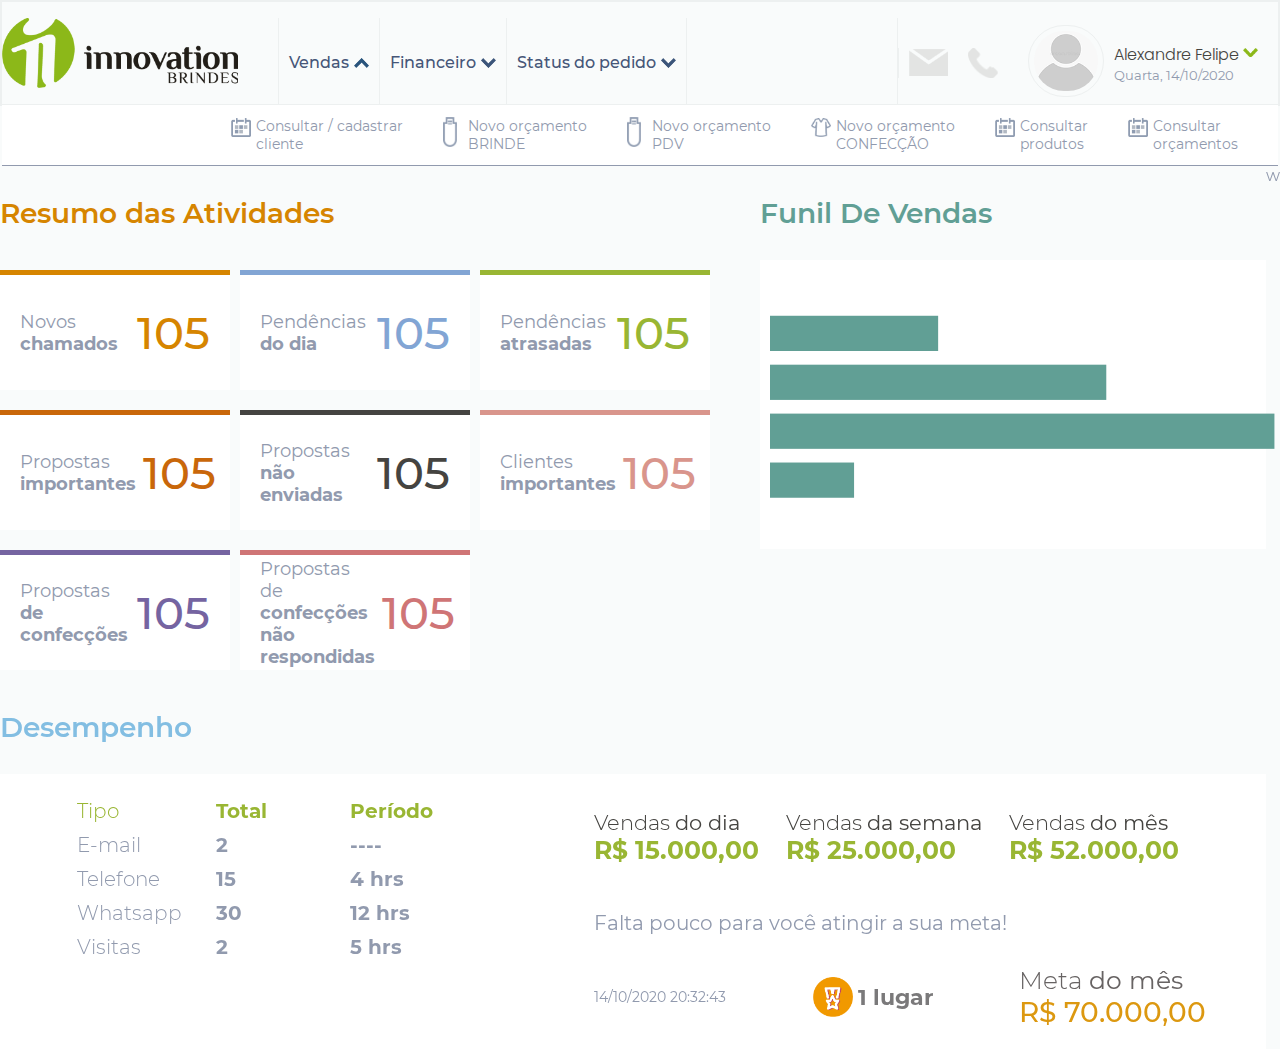
<file: app/index.html>
<!DOCTYPE html>
<html>
<head>
	<title>Innovation CRM - Início</title>
	<meta name="viewport" content="width=device-width,minimum-scale=1,initial-scale=1">
	<link href="fonts/fonts.css" rel="stylesheet" type="text/css">
	<link href="css/style.min.css" rel="stylesheet" type="text/css">
	<link rel="stylesheet" href="plugins/chart/css/Chart.min.css">
</head>
<body>

	<div class="innovation-crm">
		<header class="innovation-crm__header">
			<div class="grid">
				<div class="innovation-crm__header__primary">
					<a class="innovation-crm__header__primary__link" href="#">
						<img class="innovation-crm__header__primary__link__img" src="images/logo.png" alt="Logo Innovation">
					</a>

					<nav class="innovation-crm__header__primary__nav">
						<ul class="innovation-crm__header__primary__nav__list">
							<li class="innovation-crm__header__primary__nav__list__item">
								<a href="#" class="innovation-crm__header__primary__nav__list__item__link">
									Vendas
									<span class="icon icon-15 icon-arrow-up-gray"></span>
								</a>
								<ul class="innovation-crm__header__primary__nav__list__item__sub-nivel">
									<div class="grid">
										<li class="innovation-crm__header__primary__nav__list__item__sub-nivel__item">
											<a href="#" class="innovation-crm__header__primary__nav__list__item__sub-nivel__item__link">
												<span class="icon icon-20 icon-calendar"></span>
												Consultar / cadastrar <br> cliente
											</a>
										</li>

										<li class="innovation-crm__header__primary__nav__list__item__sub-nivel__item">
											<a href="#" class="innovation-crm__header__primary__nav__list__item__sub-nivel__item__link">
												<span class="icon icon-20 icon-gift"></span>
												Novo orçamento <br>
												BRINDE
											</a>
										</li>

										<li class="innovation-crm__header__primary__nav__list__item__sub-nivel__item">
											<a href="#" class="innovation-crm__header__primary__nav__list__item__sub-nivel__item__link">
												<span class="icon icon-20 icon-gift"></span>
												Novo orçamento <br>
												PDV
											</a>
										</li>

										<li class="innovation-crm__header__primary__nav__list__item__sub-nivel__item">
											<a href="#" class="innovation-crm__header__primary__nav__list__item__sub-nivel__item__link">
												<span class="icon icon-20 icon-confection"></span>
												Novo orçamento <br>
												CONFECÇÃO
											</a>
										</li>

										<li class="innovation-crm__header__primary__nav__list__item__sub-nivel__item">
											<a href="#" class="innovation-crm__header__primary__nav__list__item__sub-nivel__item__link">
												<span class="icon icon-20 icon-calendar"></span>
												Consultar <br>
												produtos
											</a>
										</li>

										<li class="innovation-crm__header__primary__nav__list__item__sub-nivel__item">
											<a href="#" class="innovation-crm__header__primary__nav__list__item__sub-nivel__item__link">
												<span class="icon icon-20 icon-calendar"></span>
												Consultar <br>
												orçamentos
											</a>
										</li>
									</div>
								</ul>
							</li>
							<li class="innovation-crm__header__primary__nav__list__item">
								<a href="#" class="innovation-crm__header__primary__nav__list__item__link">
									Financeiro
									<span class="icon icon-15 icon-arrow-down-gray"></span>
								</a>
							</li>
							<li class="innovation-crm__header__primary__nav__list__item">
								<a href="#" class="innovation-crm__header__primary__nav__list__item__link">
									Status do pedido
									<span class="icon icon-15 icon-arrow-down-gray"></span>
								</a>
							</li>
						</ul>
					</nav>
				</div>

				<div class="innovation-crm__header__secondary">
					<div class="innovation-crm__header__secondary__notifications">
						<div class="innovation-crm__header__secondary__notifications__icon icon icon-post-mail"></div>

						<div class="innovation-crm__header__secondary__notifications__icon icon icon-phone"></div>
					</div>

					<div class="innovation-crm__header__secondary__user">
						<div class="innovation-crm__header__secondary__user__thumb">
							<img src="images/default_avatar.png" class="innovation-crm__header__secondary__user__thumb__img" />
						</div>
						<div class="innovation-crm__header__secondary__user__information">
							<h5 class="innovation-crm__header__secondary__user__information__name">
								Alexandre Felipe 
								<span class="icon icon-15 icon-arrow-down-green"></span>
							</h5>
							<p class="innovation-crm__header__secondary__user__information__date">
								Quarta, 14/10/2020
							</p>
						</div>
					</div>
				</div>
			</div>
		</header>

		<main class="innovation-crm__container">
			<div class="grid">
				<div class="innovation-crm__container__information">
					<div class="innovation-crm__container__information__content">
						<div class="innovation-crm__container__information__content__resume">
							<h2 class="innovation-crm__container__information__content__resume__title">
								Resumo das Atividades
							</h2>

							<div class="innovation-crm__container__information__content__resume__box">
								<div class="innovation-crm__container__information__content__resume__box__item innovation-crm__container__information__content__resume__box__item--orange">
									<h4 class="innovation-crm__container__information__content__resume__box__item__title">
										Novos <br>
										<strong>chamados</strong>
									</h4>

									<p class="innovation-crm__container__information__content__resume__box__item__number">
										105
									</p>
								</div>

								<div class="innovation-crm__container__information__content__resume__box__item innovation-crm__container__information__content__resume__box__item--blue">
									<h4 class="innovation-crm__container__information__content__resume__box__item__title">
										Pendências <br>
										<strong>do dia</strong>
									</h4>

									<p class="innovation-crm__container__information__content__resume__box__item__number">
										105
									</p>
								</div>

								<div class="innovation-crm__container__information__content__resume__box__item innovation-crm__container__information__content__resume__box__item--green">
									<h4 class="innovation-crm__container__information__content__resume__box__item__title">
										Pendências <br>
										<strong>atrasadas</strong>
									</h4>

									<p class="innovation-crm__container__information__content__resume__box__item__number">
										105
									</p>
								</div>

								<div class="innovation-crm__container__information__content__resume__box__item innovation-crm__container__information__content__resume__box__item--dark-orange">
									<h4 class="innovation-crm__container__information__content__resume__box__item__title">
										Propostas <br>
										<strong>importantes</strong>
									</h4>

									<p class="innovation-crm__container__information__content__resume__box__item__number">
										105
									</p>
								</div>

								<div class="innovation-crm__container__information__content__resume__box__item innovation-crm__container__information__content__resume__box__item--black">
									<h4 class="innovation-crm__container__information__content__resume__box__item__title">
										Propostas <br>
										<strong>não enviadas</strong>
									</h4>

									<p class="innovation-crm__container__information__content__resume__box__item__number">
										105
									</p>
								</div>

								<div class="innovation-crm__container__information__content__resume__box__item innovation-crm__container__information__content__resume__box__item--pink">
									<h4 class="innovation-crm__container__information__content__resume__box__item__title">
										Clientes <br>
										<strong>importantes</strong>
									</h4>

									<p class="innovation-crm__container__information__content__resume__box__item__number">
										105
									</p>
								</div>

								<div class="innovation-crm__container__information__content__resume__box__item innovation-crm__container__information__content__resume__box__item--purple">
									<h4 class="innovation-crm__container__information__content__resume__box__item__title">
										Propostas <br>
										<strong>de confecções</strong>
									</h4>

									<p class="innovation-crm__container__information__content__resume__box__item__number">
										105
									</p>
								</div>

								<div class="innovation-crm__container__information__content__resume__box__item innovation-crm__container__information__content__resume__box__item--dark-pink">
									<h4 class="innovation-crm__container__information__content__resume__box__item__title">
										Propostas de <br>
										<strong>confecções não respondidas</strong>
									</h4>

									<p class="innovation-crm__container__information__content__resume__box__item__number">
										105
									</p>
								</div>
							</div>
						</div>
						<div class="innovation-crm__container__information__content__funnel">
							<h2 class="innovation-crm__container__information__content__funnel__title">
								Funil De Vendas
							</h2>

							<div class="innovation-crm__container__information__content__funnel__box">
								<canvas id="bar-chart-horizontal" width="800" height="450"></canvas>
							</div>
						</div>
					</div>

					<div class="innovation-crm__container__information__ranking">
						<h2 class="innovation-crm__container__information__ranking__title">
							Desempenho
						</h2>

						<div class="innovation-crm__container__information__ranking__content">
							<div class="innovation-crm__container__information__ranking__content__primary">
								<table class="innovation-crm__container__information__ranking__content__primary__table" cellpadding="0" cellspacing="0" border="0">
									<thead>
										<tr>
											<td>Tipo</td>
											<td>Total</td>
											<td>Período</td>
										</tr>
									</thead>
									
									<tr>
										<td>E-mail</td>
										<td>2</td>
										<td>----</td>
									</tr>


									<tr>
										<td>Telefone</td>
										<td>15</td>
										<td>4 hrs</td>
										
									</tr>

									<tr>
										<td>Whatsapp</td>
										<td>30</td>
										<td>12 hrs</td>
									</tr>

									<tr>
										<td>Visitas</td>
										<td>2</td>
										<td>5 hrs</td>
									</tr>
									
								</table>
							</div>

							<div class="innovation-crm__container__information__ranking__content__secondary">
								<ul class="innovation-crm__container__information__ranking__content__secondary__list">
									<li class="innovation-crm__container__information__ranking__content__secondary__list__item">
										<p class="innovation-crm__container__information__ranking__content__secondary__list__item__name">Vendas <strong>do dia</strong></p>
										<p class="innovation-crm__container__information__ranking__content__secondary__list__item__value">
											R$ 15.000,00
										</p>
									</li>
									<li class="innovation-crm__container__information__ranking__content__secondary__list__item">
										<p class="innovation-crm__container__information__ranking__content__secondary__list__item__name">Vendas <strong>da semana</strong></p>
										<p class="innovation-crm__container__information__ranking__content__secondary__list__item__value">
											R$ 25.000,00
										</p>
									</li>
									<li class="innovation-crm__container__information__ranking__content__secondary__list__item">
										<p class="innovation-crm__container__information__ranking__content__secondary__list__item__name">Vendas <strong>do mês</strong></p>
										<p class="innovation-crm__container__information__ranking__content__secondary__list__item__value">
											R$ 52.000,00
										</p>
									</li>
								</ul>

								<div class="innovation-crm__container__information__ranking__content__secondary__graph">
									<p class="innovation-crm__container__information__ranking__content__secondary__graph__description">Falta pouco para você atingir a sua meta!</p>
								</div>

								<div class="innovation-crm__container__information__ranking__content__secondary__goal">
									<div class="innovation-crm__container__information__ranking__content__secondary__goal__date">14/10/2020 20:32:43</div>

									<div class="innovation-crm__container__information__ranking__content__secondary__goal__place">
										<span class="icon icon-40 icon-place"></span>
										1 lugar
									</div>

									<div class="innovation-crm__container__information__ranking__content__secondary__goal__value">
										<p class="innovation-crm__container__information__ranking__content__secondary__goal__value__name">Meta <strong>do mês</strong></p>
										<p class="innovation-crm__container__information__ranking__content__secondary__goal__value__price">R$ 70.000,00</p>
									</div>
								</div>

							</div>
						</div>
					</div>
					
				</div>

				<div class="innovation-crm__container__whatsapp">
					whatsapp
				</div>
			</div>
		</main>
	</div>

	<script src="plugins/chart/js/Chart.bundle.min.js"></script>
	<script src="js/charts.js"></script>

</body>
</html>
</file>
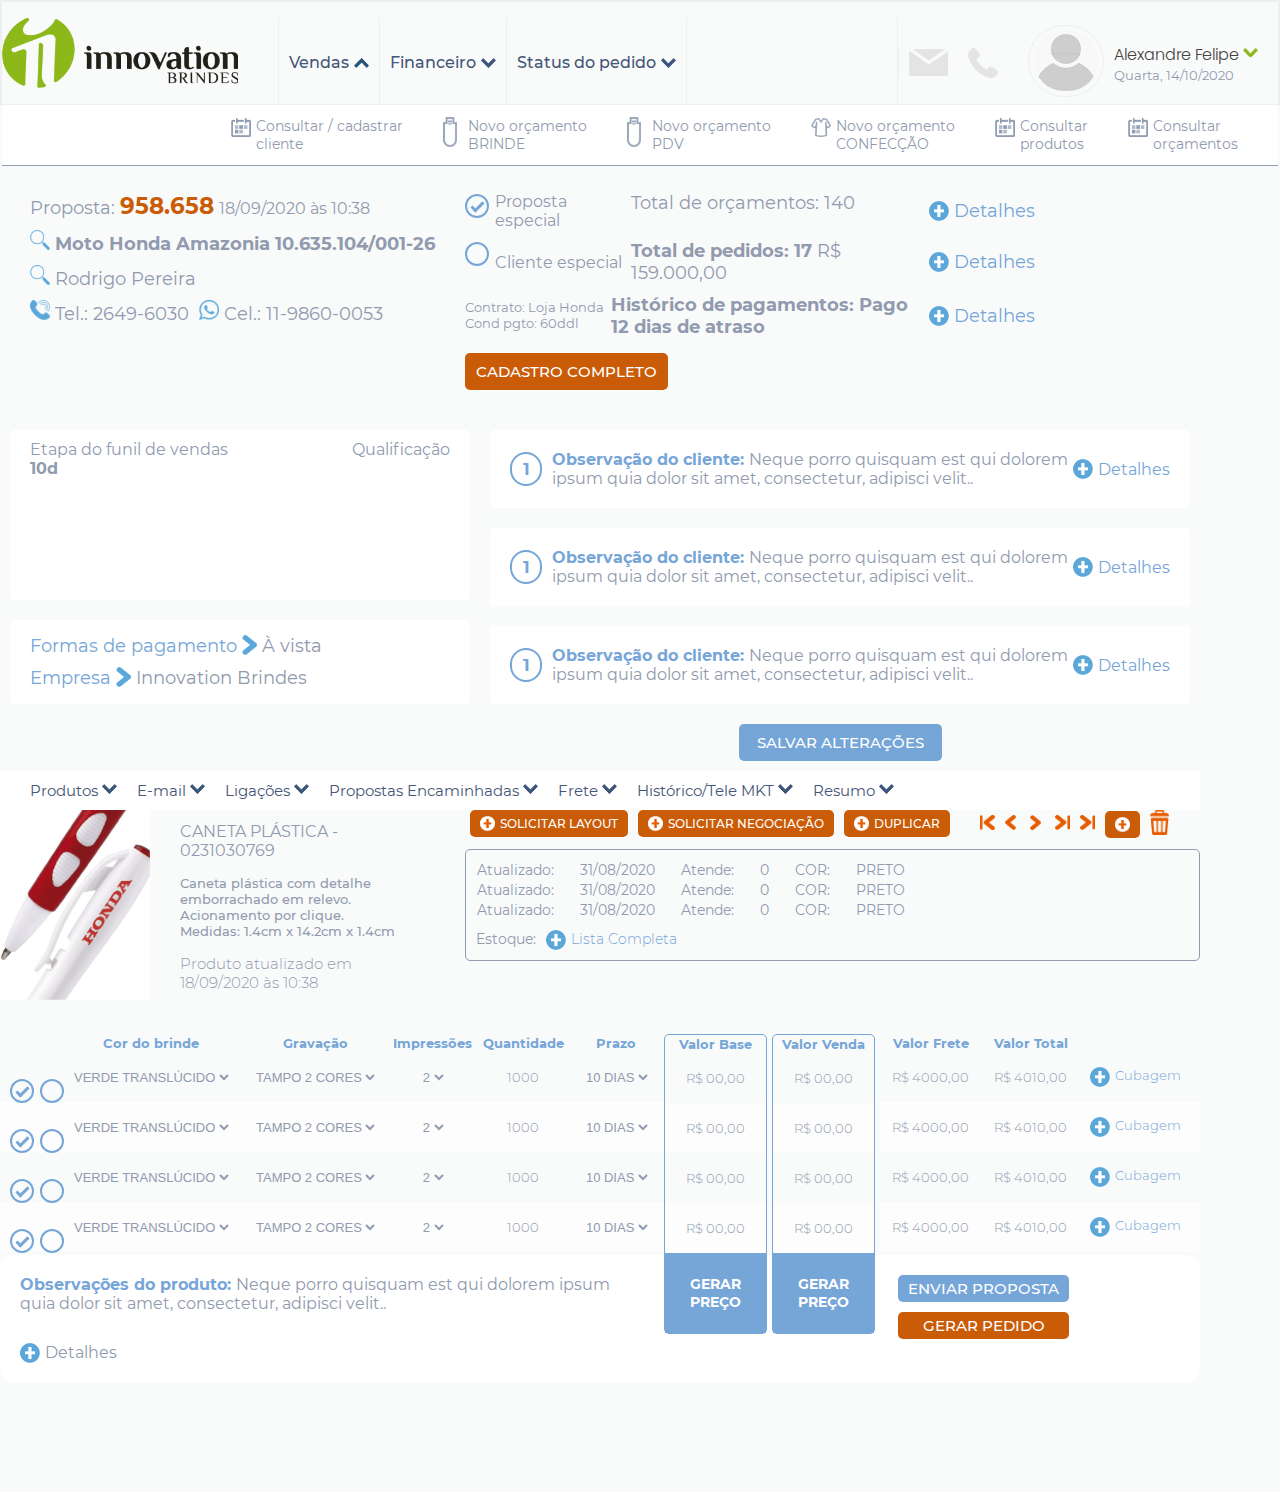
<file: app/cadastro.html>
<!DOCTYPE html>
<html>
<head>
	<title>Innovation CRM - Cadastro</title>
	<meta name="viewport" content="width=device-width,minimum-scale=1,initial-scale=1">
	<link href="fonts/fonts.css" rel="stylesheet" type="text/css">
	<link href="css/style.min.css" rel="stylesheet" type="text/css">
	<link rel="stylesheet" href="plugins/chart/css/Chart.min.css">
</head>
<body>

	<div class="innovation-crm">
		<header class="innovation-crm__header">
			<div class="grid">
				<div class="innovation-crm__header__primary">
					<a class="innovation-crm__header__primary__link" href="#">
						<img class="innovation-crm__header__primary__link__img" src="images/logo.png" alt="Logo Innovation">
					</a>

					<nav class="innovation-crm__header__primary__nav">
						<ul class="innovation-crm__header__primary__nav__list">
							<li class="innovation-crm__header__primary__nav__list__item">
								<a href="#" class="innovation-crm__header__primary__nav__list__item__link">
									Vendas
									<span class="icon icon-15 icon-arrow-up-gray"></span>
								</a>
								<ul class="innovation-crm__header__primary__nav__list__item__sub-nivel">
									<div class="grid">
										<li class="innovation-crm__header__primary__nav__list__item__sub-nivel__item">
											<a href="#" class="innovation-crm__header__primary__nav__list__item__sub-nivel__item__link">
												<span class="icon icon-20 icon-calendar"></span>
												Consultar / cadastrar <br> cliente
											</a>
										</li>

										<li class="innovation-crm__header__primary__nav__list__item__sub-nivel__item">
											<a href="#" class="innovation-crm__header__primary__nav__list__item__sub-nivel__item__link">
												<span class="icon icon-20 icon-gift"></span>
												Novo orçamento <br>
												BRINDE
											</a>
										</li>

										<li class="innovation-crm__header__primary__nav__list__item__sub-nivel__item">
											<a href="#" class="innovation-crm__header__primary__nav__list__item__sub-nivel__item__link">
												<span class="icon icon-20 icon-gift"></span>
												Novo orçamento <br>
												PDV
											</a>
										</li>

										<li class="innovation-crm__header__primary__nav__list__item__sub-nivel__item">
											<a href="#" class="innovation-crm__header__primary__nav__list__item__sub-nivel__item__link">
												<span class="icon icon-20 icon-confection"></span>
												Novo orçamento <br>
												CONFECÇÃO
											</a>
										</li>

										<li class="innovation-crm__header__primary__nav__list__item__sub-nivel__item">
											<a href="#" class="innovation-crm__header__primary__nav__list__item__sub-nivel__item__link">
												<span class="icon icon-20 icon-calendar"></span>
												Consultar <br>
												produtos
											</a>
										</li>

										<li class="innovation-crm__header__primary__nav__list__item__sub-nivel__item">
											<a href="#" class="innovation-crm__header__primary__nav__list__item__sub-nivel__item__link">
												<span class="icon icon-20 icon-calendar"></span>
												Consultar <br>
												orçamentos
											</a>
										</li>
									</div>
								</ul>
							</li>
							<li class="innovation-crm__header__primary__nav__list__item">
								<a href="#" class="innovation-crm__header__primary__nav__list__item__link">
									Financeiro
									<span class="icon icon-15 icon-arrow-down-gray"></span>
								</a>
							</li>
							<li class="innovation-crm__header__primary__nav__list__item">
								<a href="#" class="innovation-crm__header__primary__nav__list__item__link">
									Status do pedido
									<span class="icon icon-15 icon-arrow-down-gray"></span>
								</a>
							</li>
						</ul>
					</nav>
				</div>

				<div class="innovation-crm__header__secondary">
					<div class="innovation-crm__header__secondary__notifications">
						<div class="innovation-crm__header__secondary__notifications__icon icon icon-post-mail"></div>

						<div class="innovation-crm__header__secondary__notifications__icon icon icon-phone"></div>
					</div>

					<div class="innovation-crm__header__secondary__user">
						<div class="innovation-crm__header__secondary__user__thumb">
							<img src="images/default_avatar.png" class="innovation-crm__header__secondary__user__thumb__img" />
						</div>
						<div class="innovation-crm__header__secondary__user__information">
							<h5 class="innovation-crm__header__secondary__user__information__name">
								Alexandre Felipe 
								<span class="icon icon-15 icon-arrow-down-green"></span>
							</h5>
							<p class="innovation-crm__header__secondary__user__information__date">
								Quarta, 14/10/2020
							</p>
						</div>
					</div>
				</div>
			</div>
		</header>

		<main class="innovation-crm-register-container grid">
			<div class="innovation-crm-register-container__resume">
				<div class="innovation-crm-register-container__resume__column">
					<p class="innovation-crm-register-container__resume__column__item">
						Proposta: <span class="innovation-crm-register-container__resume__column__item--highlights">958.658</span> <span class="innovation-crm-register-container__resume__column__item--date">18/09/2020 às 10:38</span>
					</p>
					<p class="innovation-crm-register-container__resume__column__item innovation-crm-register-container__resume__column__item--bold">
					<span class="icon icon-20 icon-magnifier-blue"></span>
					Moto Honda Amazonia 10.635.104/001-26</p>

					<p class="innovation-crm-register-container__resume__column__item">
						<span class="icon icon-20 icon-magnifier-blue"></span>
						Rodrigo Pereira
					</p>

					<div class="innovation-crm-register-container__resume__column__item innovation-crm-register-container__resume__column__item--flexbox">
						<div class="innovation-crm-register-container__resume__column__item__contact">
							<span class="icon icon-20 icon-phone-blue"></span> Tel.: 2649-6030
						</div>

						<div class="innovation-crm-register-container__resume__column__item__contact">
							<span class="icon icon-20 icon-whatsapp-blue"></span> Cel.: 11-9860-0053
						</div>
					</div>
				</div>

				<div class="innovation-crm-register-container__resume__column innovation-crm-register-container__resume__column--grid">
					<div class="innovation-crm-register-container__resume__column__item innovation-crm-register-container__resume__column__item--details">
						<label class="control control--checkbox">
							<input type="checkbox" checked="checked"/>
							<div class="control__indicator"></div>
							Proposta especial
						</label>
						

						<p class="innovation-crm-register-container__resume__column__item--information">Total de orçamentos: 140</p>

						<a href="#" class="innovation-crm-register-container__resume__column__item__plus">
							<span class="icon icon-20 icon-plus-blue"></span> Detalhes
						</a>
					</div>

					<div class="innovation-crm-register-container__resume__column__item innovation-crm-register-container__resume__column__item--details">
						<label class="control control--checkbox">
							<input type="checkbox" />
							<div class="control__indicator"></div>
							Cliente especial
						</label>
						

						<p class="innovation-crm-register-container__resume__column__item--information"><span class="innovation-crm-register-container__resume__column__item--bold">Total de pedidos: 17</span> R$ 159.000,00</p>

						<a href="#" class="innovation-crm-register-container__resume__column__item__plus">
							<span class="icon icon-20 icon-plus-blue"></span> Detalhes
						</a>
					</div>

					<div class="innovation-crm-register-container__resume__column__item innovation-crm-register-container__resume__column__item--details">
						<p class="innovation-crm-register-container__resume__column__item innovation-crm-register-container__resume__column__item--obs">
							Contrato: Loja Honda <br>
							Cond pgto: 60ddl
						</p>
						

						<p class="innovation-crm-register-container__resume__column__item--information"><span class="innovation-crm-register-container__resume__column__item--bold">Histórico de pagamentos: Pago 12 dias de atraso</p>

						<a href="#" class="innovation-crm-register-container__resume__column__item__plus">
							<span class="icon icon-20 icon-plus-blue"></span> Detalhes
						</a>
					</div>

					<a class="innovation-crm-register-container__resume__column__item__cta" href="#">cadastro completo</a>
				</div>
			</div>

			<div class="innovation-crm-register-container__details">
				<div class="innovation-crm-register-container__details__column innovation-crm-register-container__details__column--grid">
					<div class="innovation-crm-register-container__details__column__content">
						<div class="innovation-crm-register-container__details__column__content__funnel">
							<p class="innovation-crm-register-container__details__column__content__funnel__text">
								Etapa do funil de vendas <br>
								<span class="">
									<strong>10d</strong>
								</span>
							</p>
						</div>

						<div class="innovation-crm-register-container__details__column__content__stars">
							<p class="innovation-crm-register-container__details__column__content__stars__text">
								Qualificação
							</p>
						</div>
					</div>

					<div class="innovation-crm-register-container__details__column__customer">
						<p class="innovation-crm-register-container__details__column__customer__way">
							Formas de pagamento
							<span class="icon icon-20 icon-arrow-right-blue"></span>

							<span class="innovation-crm-register-container__details__column__customer__way--method">À vista</span>
						</p>

						<p class="innovation-crm-register-container__details__column__customer__way">
							Empresa
							<span class="icon icon-20 icon-arrow-right-blue"></span>

							<span class="innovation-crm-register-container__details__column__customer__way--method">Innovation Brindes</span>
						</p>
					</div>
				</div>

				<div class="innovation-crm-register-container__details__column">
					<div class="innovation-crm-register-container__details__column__obs">
						<div class="innovation-crm-register-container__details__column__obs__number">
							1
						</div>
						<div class="innovation-crm-register-container__details__column__obs__info">
							
							<p class="innovation-crm-register-container__details__column__obs__info__text">
								<span class="innovation-crm-register-container__details__column__obs__info__text__highlights">
									Observação do cliente:
								</span> Neque porro quisquam est qui dolorem ipsum quia dolor sit amet, consectetur, adipisci velit..
							</p>

							<a href="#" class="innovation-crm-register-container__resume__column__item__plus">
								<span class="icon icon-20 icon-plus-blue"></span> Detalhes
							</a>
						</div>
					</div>

					<div class="innovation-crm-register-container__details__column__obs">
						<div class="innovation-crm-register-container__details__column__obs__number">
							1
						</div>
						<div class="innovation-crm-register-container__details__column__obs__info">
							
							<p class="innovation-crm-register-container__details__column__obs__info__text">
								<span class="innovation-crm-register-container__details__column__obs__info__text__highlights">
									Observação do cliente:
								</span> Neque porro quisquam est qui dolorem ipsum quia dolor sit amet, consectetur, adipisci velit..
							</p>

							<a href="#" class="innovation-crm-register-container__resume__column__item__plus">
								<span class="icon icon-20 icon-plus-blue"></span> Detalhes
							</a>
						</div>
					</div>

					<div class="innovation-crm-register-container__details__column__obs">
						<div class="innovation-crm-register-container__details__column__obs__number">
							1
						</div>
						<div class="innovation-crm-register-container__details__column__obs__info">
							
							<p class="innovation-crm-register-container__details__column__obs__info__text">
								<span class="innovation-crm-register-container__details__column__obs__info__text__highlights">
									Observação do cliente:
								</span> Neque porro quisquam est qui dolorem ipsum quia dolor sit amet, consectetur, adipisci velit..
							</p>

							<a href="#" class="innovation-crm-register-container__resume__column__item__plus">
								<span class="icon icon-20 icon-plus-blue"></span> Detalhes
							</a>
						</div>
					</div>

					<a class="innovation-crm-register-container__details__column__cta" href="#">salvar alterações</a>
				</div>
			</div>

			<div class="innovation-crm-register-container__product">
				<nav class="innovation-crm-register-container__product__menu">
					<ul class="innovation-crm-register-container__product__menu__list">
						<li class="innovation-crm-register-container__product__menu__list__item">
							<a href="#" class="innovation-crm-register-container__product__menu__list__item__link">Produtos <span class="icon icon-15 icon-arrow-down-gray"></span></a>
						</li>
						<li class="innovation-crm-register-container__product__menu__list__item">
							<a href="#" class="innovation-crm-register-container__product__menu__list__item__link">E-mail <span class="icon icon-15 icon-arrow-down-gray"></span></a>
						</li>

						<li class="innovation-crm-register-container__product__menu__list__item">
							<a href="#" class="innovation-crm-register-container__product__menu__list__item__link">Ligações <span class="icon icon-15 icon-arrow-down-gray"></span></a>
						</li>

						<li class="innovation-crm-register-container__product__menu__list__item">
							<a href="#" class="innovation-crm-register-container__product__menu__list__item__link">Propostas Encaminhadas <span class="icon icon-15 icon-arrow-down-gray"></span></a>
						</li>

						<li class="innovation-crm-register-container__product__menu__list__item">
							<a href="#" class="innovation-crm-register-container__product__menu__list__item__link">Frete <span class="icon icon-15 icon-arrow-down-gray"></span></a>
						</li>

						<li class="innovation-crm-register-container__product__menu__list__item">
							<a href="#" class="innovation-crm-register-container__product__menu__list__item__link">Histórico/Tele MKT <span class="icon icon-15 icon-arrow-down-gray"></span></a>
						</li>

						<li class="innovation-crm-register-container__product__menu__list__item">
							<a href="#" class="innovation-crm-register-container__product__menu__list__item__link">Resumo <span class="icon icon-15 icon-arrow-down-gray"></span></a>
						</li>
					</ul>
				</nav>

				<div class="innovation-crm-register-container__product__details">
					<div class="innovation-crm-register-container__product__details__highlights">
						<div class="innovation-crm-register-container__product__details__highlights__information">
							<div class="innovation-crm-register-container__product__details__highlights__information__thumb">
								<img src="images/product_base.png" alt="" class="innovation-crm-register-container__product__details__highlights__information__thumb__img">
							</div>

							<div class="innovation-crm-register-container__product__details__highlights__information__text">
								<h5 class="innovation-crm-register-container__product__details__highlights__information__text__title">caneta plástica - 0231030769</h5>

								<p class="innovation-crm-register-container__product__details__highlights__information__text__description">
									Caneta plástica com detalhe emborrachado em relevo. Acionamento por clique.
									Medidas: 1.4cm x 14.2cm x 1.4cm
								</p>

								<p class="innovation-crm-register-container__product__details__highlights__information__text__date">
									Produto atualizado em <br>
									18/09/2020 às 10:38
								</p>
							</div>
						</div>
					</div>

					<div class="innovation-crm-register-container__product__details__request">
						<div class="innovation-crm-register-container__product__details__request__control">
							<a href="#" class="innovation-crm-register-container__product__details__request__control__btn">
								<span class="icon icon-15 icon-plus-orange"></span> solicitar layout
							</a>

							<a href="#" class="innovation-crm-register-container__product__details__request__control__btn">
								<span class="icon icon-15 icon-plus-orange"></span> solicitar negociação
							</a>

							<a href="#" class="innovation-crm-register-container__product__details__request__control__btn">
								<span class="icon icon-15 icon-plus-orange"></span> duplicar
							</a>

							<div class="innovation-crm-register-container__product__details__request__control__list">
								<a href="#" class="innovation-crm-register-container__product__details__request__control__list__item">
									<span class="icon icon-15 icon-first-orange"></span> 
								</a>

								<a href="#" class="innovation-crm-register-container__product__details__request__control__list__item">
									<span class="icon icon-15 icon-prev-orange"></span> 
								</a>

								<a href="#" class="innovation-crm-register-container__product__details__request__control__list__item">
									<span class="icon icon-15 icon-next-orange"></span> 
								</a>

								<a href="#" class="innovation-crm-register-container__product__details__request__control__list__item">
									<span class="icon icon-15 icon-last-orange"></span> 
								</a>

								<a href="#" class="innovation-crm-register-container__product__details__request__control__list__item">
									<span class="icon icon-15 icon-last-orange"></span> 
								</a>

								<a href="#" class="innovation-crm-register-container__product__details__request__control__list__item innovation-crm-register-container__product__details__request__control__list__item__btn">
									<span class="icon icon-15 icon-plus-orange"></span> 
								</a>

								<a href="#" class="innovation-crm-register-container__product__details__request__control__list__item">
									<span class="icon icon-25 icon-garbage-orange"></span> 
								</a>
							</div>
						</div>

						<div class="innovation-crm-register-container__product__details__request__component">
							<table class="innovation-crm-register-container__product__details__request__component__table">
								<tr>
									<td>
										Atualizado:
									</td>
									<td>
										31/08/2020
									</td>
									<td>
										Atende: 
									</td>
									<td>
										0
									</td>
									<td>COR:</td>
									<td>PRETO</td>
								</tr>
								<tr>
									<td>
										Atualizado:
									</td>
									<td>
										31/08/2020
									</td>
									<td>
										Atende: 
									</td>
									<td>
										0
									</td>
									<td>COR:</td>
									<td>PRETO</td>
								</tr>

								<tr>
									<td>
										Atualizado:
									</td>
									<td>
										31/08/2020
									</td>
									<td>
										Atende: 
									</td>
									<td>
										0
									</td>
									<td>COR:</td>
									<td>PRETO</td>
								</tr>
								
							</table>
							<div class="innovation-crm-register-container__product__details__request__component__stock">
								<p class="innovation-crm-register-container__product__details__request__component__stock__list">
									Estoque: 
									<a class="innovation-crm-register-container__product__details__request__component__stock__list__btn" href="">
										<span class="icon icon-20 icon-plus-blue"></span> Lista Completa
									</a>
								</p>
							</div>
						</div>
					</div>

					

				</div>

				<div class="innovation-crm-register-container__product__order">
					<div class="innovation-crm-register-container__product__order__column">
						<table class="innovation-crm-register-container__product__order__column__table-info">
							<thead>
								<tr>
									<th class="checkbox-size"></th>
									<th class="checkbox-size"></th>
									<th>
										Cor do brinde
									</th>
									<th>
										Gravação
									</th>
									<th>
										Impressões
									</th>
									<th>
										Quantidade
									</th>
									<th>
										Prazo
									</th>
								</tr>
							</thead>
							<tbody>
								<tr>
									<td class="checkbox-size">
										<label class="control control--checkbox">
											<input type="checkbox" checked="checked"/>
											<div class="control__indicator"></div>
											
										</label>
									</td>
									<td class="checkbox-size"> 
										<label class="control control--checkbox">
											<input type="checkbox" />
											<div class="control__indicator"></div>
											
										</label>
									</td>
									<td>
										<select class="innovation-crm-register-container__product__order__column__select" name="" id="">
											<option value="">Verde translúcido</option>
										</select>
									</td>
									<td>
										<select class="innovation-crm-register-container__product__order__column__select" name="" id="">
											<option value="">Tampo 2 cores</option>
										</select>
									</td>
									<td>
										<select class="innovation-crm-register-container__product__order__column__select" name="" id="">
											<option value="">2</option>
										</select>
									</td>
									<td>1000</td>
									<td>
										<select class="innovation-crm-register-container__product__order__column__select" name="" id="">
											<option value="">10 dias</option>
										</select>
									</td>
								</tr>
								<tr>
									<td class="checkbox-size">
										<label class="control control--checkbox">
											<input type="checkbox" checked="checked"/>
											<div class="control__indicator"></div>
											
										</label>
									</td>
									<td class="checkbox-size"> 
										<label class="control control--checkbox">
											<input type="checkbox" />
											<div class="control__indicator"></div>
											
										</label>
									</td>
									<td>
										<select class="innovation-crm-register-container__product__order__column__select" name="" id="">
											<option value="">Verde translúcido</option>
										</select>
									</td>
									<td>
										<select class="innovation-crm-register-container__product__order__column__select" name="" id="">
											<option value="">Tampo 2 cores</option>
										</select>
									</td>
									<td>
										<select class="innovation-crm-register-container__product__order__column__select" name="" id="">
											<option value="">2</option>
										</select>
									</td>
									<td>1000</td>
									<td>
										<select class="innovation-crm-register-container__product__order__column__select" name="" id="">
											<option value="">10 dias</option>
										</select>
									</td>
								</tr>

								<tr>
									<td class="checkbox-size">
										<label class="control control--checkbox">
											<input type="checkbox" checked="checked"/>
											<div class="control__indicator"></div>
											
										</label>
									</td>
									<td class="checkbox-size"> 
										<label class="control control--checkbox">
											<input type="checkbox" />
											<div class="control__indicator"></div>
											
										</label>
									</td>
									<td>
										<select class="innovation-crm-register-container__product__order__column__select" name="" id="">
											<option value="">Verde translúcido</option>
										</select>
									</td>
									<td>
										<select class="innovation-crm-register-container__product__order__column__select" name="" id="">
											<option value="">Tampo 2 cores</option>
										</select>
									</td>
									<td>
										<select class="innovation-crm-register-container__product__order__column__select" name="" id="">
											<option value="">2</option>
										</select>
									</td>
									<td>1000</td>
									<td>
										<select class="innovation-crm-register-container__product__order__column__select" name="" id="">
											<option value="">10 dias</option>
										</select>
									</td>
								</tr>

								<tr>
									<td class="checkbox-size">
										<label class="control control--checkbox">
											<input type="checkbox" checked="checked"/>
											<div class="control__indicator"></div>
											
										</label>
									</td>
									<td class="checkbox-size"> 
										<label class="control control--checkbox">
											<input type="checkbox" />
											<div class="control__indicator"></div>
											
										</label>
									</td>
									<td>
										<select class="innovation-crm-register-container__product__order__column__select" name="" id="">
											<option value="">Verde translúcido</option>
										</select>
									</td>
									<td>
										<select class="innovation-crm-register-container__product__order__column__select" name="" id="">
											<option value="">Tampo 2 cores</option>
										</select>
									</td>
									<td>
										<select class="innovation-crm-register-container__product__order__column__select" name="" id="">
											<option value="">2</option>
										</select>
									</td>
									<td>1000</td>
									<td>
										<select class="innovation-crm-register-container__product__order__column__select" name="" id="">
											<option value="">10 dias</option>
										</select>
									</td>
								</tr>
							</tbody>
						</table>
					</div>

					<div class="innovation-crm-register-container__product__order__column innovation-crm-register-container__product__order__column--border">
						<table class="innovation-crm-register-container__product__order__column__table-price">
							<thead>
								<th>Valor Base</th>
								
							</thead>

							<tbody>
								<tr>
									<td>
										R$ 00,00
									</td>
								</tr>
								<tr>
									<td>
										R$ 00,00
									</td>
								</tr>
								<tr>
									<td>
										R$ 00,00
									</td>
								</tr>
								<tr>
									<td>
										R$ 00,00
									</td>
								</tr>
								<tr>
									<td class="btn">
										<a href="#" class="innovation-crm-register-container__product__order__others__price__btn-price">
											GERAR <br>
											PREÇO
										</a>
									</td>
								</tr>	
							</tbody>
						</table>
					</div>

					<div class="innovation-crm-register-container__product__order__column innovation-crm-register-container__product__order__column--border">
						<table class="innovation-crm-register-container__product__order__column__table-price">
							<thead>
								<th>Valor Venda</th>
								
							</thead>

							<tbody>
								<tr>
									<td>
										R$ 00,00
									</td>
								</tr>
								<tr>
									<td>
										R$ 00,00
									</td>
								</tr>
								<tr>
									<td>
										R$ 00,00
									</td>
								</tr>
								<tr>
									<td>
										R$ 00,00
									</td>
								</tr>

								<tr>
									<td class="btn">
										<a href="#" class="innovation-crm-register-container__product__order__others__price__btn-price">
											GERAR <br>
											PREÇO
										</a>
									</td>
								</tr>	
							</tbody>
						</table>
					</div>

					<div class="innovation-crm-register-container__product__order__column">
						<table class="innovation-crm-register-container__product__order__column__table-price">
							<thead>
								<th>Valor Frete</th>
								<th>Valor Total</th>
								<th></th>
							</thead>

							<tbody>
								<tr>
									<td>
										R$ 4000,00
									</td>
									<td>
										R$ 4010,00
									</td>
									<td class="cub">
										<a class="cub__link" href="#">
											<span class="icon icon-20 icon-plus-blue"></span> Cubagem
										</a>
									</td>
								</tr>
								<tr>
									<td>
										R$ 4000,00
									</td>
									<td>
										R$ 4010,00
									</td>
									<td class="cub">
										<a class="cub__link" href="#">
											<span class="icon icon-20 icon-plus-blue"></span> Cubagem
										</a>
									</td>
								</tr>
								<tr>
									<td>
										R$ 4000,00
									</td>
									<td>
										R$ 4010,00
									</td>
									<td class="cub">
										<a class="cub__link" href="#">
											<span class="icon icon-20 icon-plus-blue"></span> Cubagem
										</a>
									</td>
								</tr>
								<tr>
									<td>
										R$ 4000,00
									</td>
									<td>
										R$ 4010,00
									</td>
									<td class="cub">
										<a class="cub__link" href="#">
											<span class="icon icon-20 icon-plus-blue"></span> Cubagem
										</a>
									</td>
								</tr>
							</tbody>
						</table>
					</div>
				</div>
				<div class="innovation-crm-register-container__product__order__others">
					<div class="innovation-crm-register-container__product__order__others__obs">
						<p class="innovation-crm-register-container__product__order__others__obs__text">
							<span class="innovation-crm-register-container__product__order__others__obs__text__highlights">Observações do produto: </span> Neque porro quisquam est qui dolorem ipsum quia dolor sit amet, consectetur, adipisci velit..
						</p>

						<a class="innovation-crm-register-container__product__order__others__obs__btn" href="#">
							<span class="icon icon-20 icon-plus-blue"></span> Detalhes
						</a>
					</div>

					
					<div class="innovation-crm-register-container__product__order__others__obs__finish">
						<a href="#" class="innovation-crm-register-container__product__order__others__obs__finish__btn innovation-crm-register-container__product__order__others__obs__finish__btn--blue">
							Enviar proposta
						</a>

						<a href="#" class="innovation-crm-register-container__product__order__others__obs__finish__btn innovation-crm-register-container__product__order__others__obs__finish__btn--orange">
							Gerar pedido
						</a>
					</div>
					

				</div>
			</div>
		</main>
	</div>

	<script src="plugins/chart/js/Chart.bundle.min.js"></script>
	<script src="js/charts.js"></script>

</body>
</html>
</file>
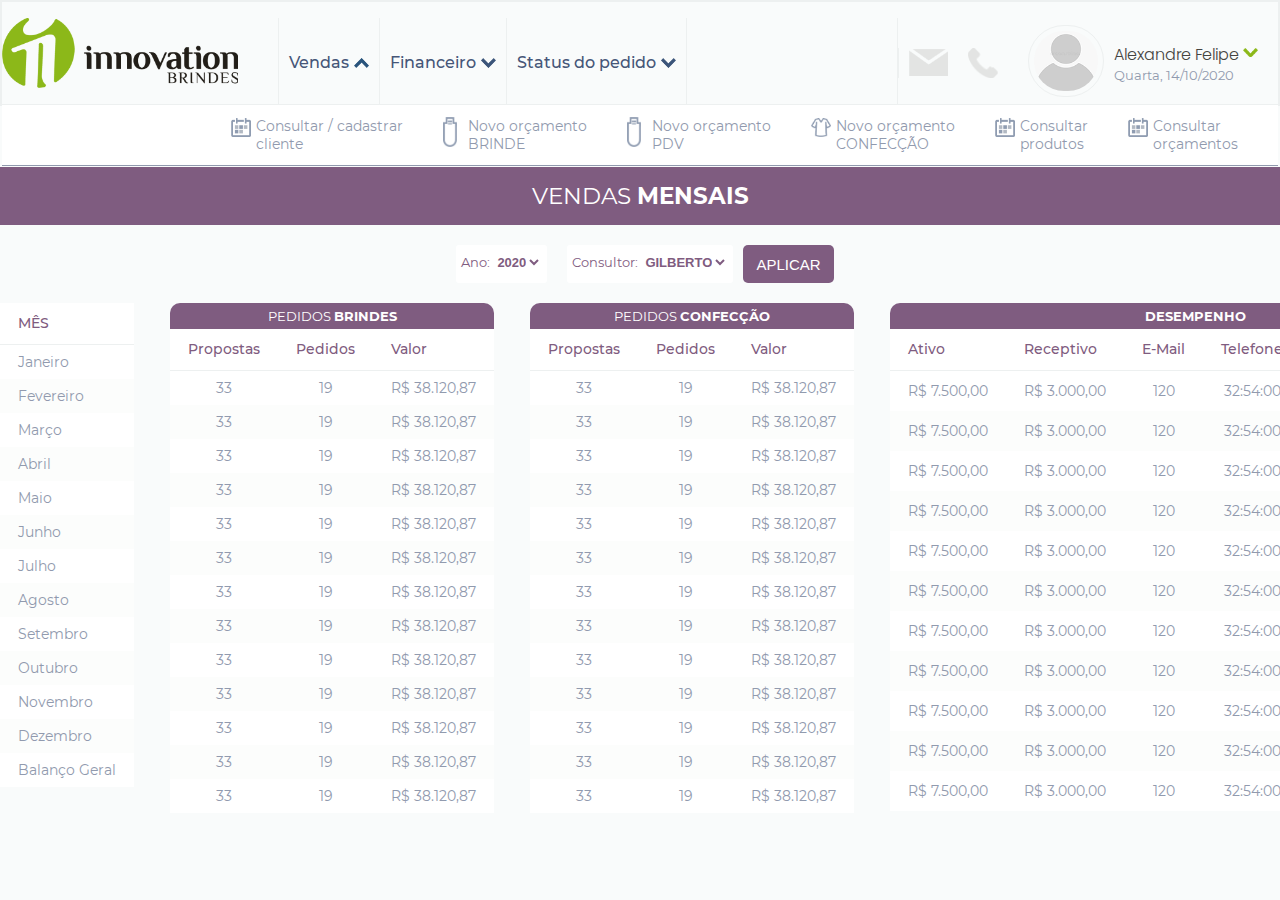
<file: app/vendas-mensais.html>
<!DOCTYPE html>
<html>
<head>
	<title>Innovation CRM - Vendas Mensais</title>
	<meta name="viewport" content="width=device-width,minimum-scale=1,initial-scale=1">
	<link href="fonts/fonts.css" rel="stylesheet" type="text/css">
	<link href="css/style.min.css" rel="stylesheet" type="text/css">
	

</head>
<body>

	<div class="innovation-crm">
		<header class="innovation-crm__header">
			<div class="grid">
				<div class="innovation-crm__header__primary">
					<a class="innovation-crm__header__primary__link" href="#">
						<img class="innovation-crm__header__primary__link__img" src="images/logo.png" alt="Logo Innovation">
					</a>

					<nav class="innovation-crm__header__primary__nav">
						<ul class="innovation-crm__header__primary__nav__list">
							<li class="innovation-crm__header__primary__nav__list__item">
								<a href="#" class="innovation-crm__header__primary__nav__list__item__link">
									Vendas
									<span class="icon icon-15 icon-arrow-up-gray"></span>
								</a>
								<ul class="innovation-crm__header__primary__nav__list__item__sub-nivel">
									<div class="grid">
										<li class="innovation-crm__header__primary__nav__list__item__sub-nivel__item">
											<a href="#" class="innovation-crm__header__primary__nav__list__item__sub-nivel__item__link">
												<span class="icon icon-20 icon-calendar"></span>
												Consultar / cadastrar <br> cliente
											</a>
										</li>

										<li class="innovation-crm__header__primary__nav__list__item__sub-nivel__item">
											<a href="#" class="innovation-crm__header__primary__nav__list__item__sub-nivel__item__link">
												<span class="icon icon-20 icon-gift"></span>
												Novo orçamento <br>
												BRINDE
											</a>
										</li>

										<li class="innovation-crm__header__primary__nav__list__item__sub-nivel__item">
											<a href="#" class="innovation-crm__header__primary__nav__list__item__sub-nivel__item__link">
												<span class="icon icon-20 icon-gift"></span>
												Novo orçamento <br>
												PDV
											</a>
										</li>

										<li class="innovation-crm__header__primary__nav__list__item__sub-nivel__item">
											<a href="#" class="innovation-crm__header__primary__nav__list__item__sub-nivel__item__link">
												<span class="icon icon-20 icon-confection"></span>
												Novo orçamento <br>
												CONFECÇÃO
											</a>
										</li>

										<li class="innovation-crm__header__primary__nav__list__item__sub-nivel__item">
											<a href="#" class="innovation-crm__header__primary__nav__list__item__sub-nivel__item__link">
												<span class="icon icon-20 icon-calendar"></span>
												Consultar <br>
												produtos
											</a>
										</li>

										<li class="innovation-crm__header__primary__nav__list__item__sub-nivel__item">
											<a href="#" class="innovation-crm__header__primary__nav__list__item__sub-nivel__item__link">
												<span class="icon icon-20 icon-calendar"></span>
												Consultar <br>
												orçamentos
											</a>
										</li>
									</div>
								</ul>
							</li>
							<li class="innovation-crm__header__primary__nav__list__item">
								<a href="#" class="innovation-crm__header__primary__nav__list__item__link">
									Financeiro
									<span class="icon icon-15 icon-arrow-down-gray"></span>
								</a>
							</li>
							<li class="innovation-crm__header__primary__nav__list__item">
								<a href="#" class="innovation-crm__header__primary__nav__list__item__link">
									Status do pedido
									<span class="icon icon-15 icon-arrow-down-gray"></span>
								</a>
							</li>
						</ul>
					</nav>
				</div>

				<div class="innovation-crm__header__secondary">
					<div class="innovation-crm__header__secondary__notifications">
						<div class="innovation-crm__header__secondary__notifications__icon icon icon-post-mail"></div>

						<div class="innovation-crm__header__secondary__notifications__icon icon icon-phone"></div>
					</div>

					<div class="innovation-crm__header__secondary__user">
						<div class="innovation-crm__header__secondary__user__thumb">
							<img src="images/default_avatar.png" class="innovation-crm__header__secondary__user__thumb__img" />
						</div>
						<div class="innovation-crm__header__secondary__user__information">
							<h5 class="innovation-crm__header__secondary__user__information__name">
								Alexandre Felipe 
								<span class="icon icon-15 icon-arrow-down-green"></span>
							</h5>
							<p class="innovation-crm__header__secondary__user__information__date">
								Quarta, 14/10/2020
							</p>
						</div>
					</div>
				</div>
			</div>
		</header>

		<main class="innovation-crm-vendas-mensais-container">			
			<div class="innovation-crm-vendas-mensais-container__content">
				<div class="innovation-crm-vendas-mensais-container__text">
					<h1 class="innovation-crm-vendas-mensais-container__text__title">VENDAS <strong>MENSAIS</strong></h1>
				</div>

				<div class="innovation-crm-vendas-mensais-container__content__filter">
					<div class="innovation-crm-vendas-mensais-container__content__filter__selector">
						<label class="innovation-crm-vendas-mensais-container__content__filter__selector__label" for="cars">Ano: </label>
						<select class="innovation-crm-vendas-mensais-container__content__filter__selector__select" name="" id="">
							<option>2020</option>
						</select>
					</div>

					<div class="innovation-crm-vendas-mensais-container__content__filter__selector">
						<label for="cars">Consultor: </label>
						<select class="innovation-crm-vendas-mensais-container__content__filter__selector__select" name="" id="">
							<option>Gilberto</option>
						</select>
					</div>

					<button class="innovation-crm-vendas-mensais-container__content__filter__btn">Aplicar</button>
				</div>

				<div class="innovation-crm-vendas-mensais-container__content__tabless grid">

					<div class="innovation-crm-vendas-mensais-container__content__tabless__column">
						<table class="innovation-crm-vendas-mensais-container__content__tabless__column__table">
							<thead>
								<th>Mês</th>
							</thead>

							<tbody>
								<tr>
									<td>Janeiro</td>
								</tr>
								<tr>
									<td>Fevereiro</td>
								</tr>
								<tr>
									<td>Março</td>
								</tr>
								<tr>
									<td>Abril</td>
								</tr>
								<tr>
									<td>Maio</td>
								</tr>
								<tr>
									<td>Junho</td>
								</tr>
								<tr>
									<td>Julho</td>
								</tr>
								<tr>
									<td>Agosto</td>
								</tr>
								<tr>
									<td>Setembro</td>
								</tr>
								<tr>
									<td>Outubro</td>
								</tr>
								<tr>
									<td>Novembro</td>
								</tr>
								<tr>
									<td>Dezembro</td>
								</tr>
								<tr>
									<td>Balanço Geral</td>
								</tr>
							</tbody>
						</table>
					</div>
					
					<div class="innovation-crm-vendas-mensais-container__content__tabless__column">

						<h5 class="innovation-crm-vendas-mensais-container__content__tabless__column__title">
							PEDIDOS <strong>BRINDES</strong>
						</h5>
						<table class="innovation-crm-vendas-mensais-container__content__tabless__column__table innovation-crm-vendas-mensais-container__content__tabless__column__table--order">
							<thead>
								<th>Propostas</th>
								<th>Pedidos</th>
								<th>Valor</th>
							</thead>

							<tbody>
								<tr>
									<td>33</td>
									<td>19</td>
									<td>R$ 38.120,87</td>
								</tr>
								<tr>
									<td>33</td>
									<td>19</td>
									<td>R$ 38.120,87</td>
								</tr>
								<tr>
									<td>33</td>
									<td>19</td>
									<td>R$ 38.120,87</td>
								</tr>
								<tr>
									<td>33</td>
									<td>19</td>
									<td>R$ 38.120,87</td>
								</tr>
								<tr>
									<td>33</td>
									<td>19</td>
									<td>R$ 38.120,87</td>
								</tr>
								<tr>
									<td>33</td>
									<td>19</td>
									<td>R$ 38.120,87</td>
								</tr>
								<tr>
									<td>33</td>
									<td>19</td>
									<td>R$ 38.120,87</td>
								</tr>
								<tr>
									<td>33</td>
									<td>19</td>
									<td>R$ 38.120,87</td>
								</tr>
								<tr>
									<td>33</td>
									<td>19</td>
									<td>R$ 38.120,87</td>
								</tr>
								<tr>
									<td>33</td>
									<td>19</td>
									<td>R$ 38.120,87</td>
								</tr>
								<tr>
									<td>33</td>
									<td>19</td>
									<td>R$ 38.120,87</td>
								</tr>
								<tr>
									<td>33</td>
									<td>19</td>
									<td>R$ 38.120,87</td>
								</tr>
								<tr>
									<td>33</td>
									<td>19</td>
									<td>R$ 38.120,87</td>
								</tr> 
							</tbody>
						</table>
					</div>

					
					
					<div class="innovation-crm-vendas-mensais-container__content__tabless__column">

						<h5 class="innovation-crm-vendas-mensais-container__content__tabless__column__title">
							PEDIDOS <strong>CONFECÇÃO</strong>
						</h5>
						<table class="innovation-crm-vendas-mensais-container__content__tabless__column__table innovation-crm-vendas-mensais-container__content__tabless__column__table--order">
							<thead>
								<th>Propostas</th>
								<th>Pedidos</th>
								<th>Valor</th>
							</thead>

							<tbody>
								<tr>
									<td>33</td>
									<td>19</td>
									<td>R$ 38.120,87</td>
								</tr>
								<tr>
									<td>33</td>
									<td>19</td>
									<td>R$ 38.120,87</td>
								</tr>
								<tr>
									<td>33</td>
									<td>19</td>
									<td>R$ 38.120,87</td>
								</tr>
								<tr>
									<td>33</td>
									<td>19</td>
									<td>R$ 38.120,87</td>
								</tr>
								<tr>
									<td>33</td>
									<td>19</td>
									<td>R$ 38.120,87</td>
								</tr>
								<tr>
									<td>33</td>
									<td>19</td>
									<td>R$ 38.120,87</td>
								</tr>
								<tr>
									<td>33</td>
									<td>19</td>
									<td>R$ 38.120,87</td>
								</tr>
								<tr>
									<td>33</td>
									<td>19</td>
									<td>R$ 38.120,87</td>
								</tr>
								<tr>
									<td>33</td>
									<td>19</td>
									<td>R$ 38.120,87</td>
								</tr>
								<tr>
									<td>33</td>
									<td>19</td>
									<td>R$ 38.120,87</td>
								</tr>
								<tr>
									<td>33</td>
									<td>19</td>
									<td>R$ 38.120,87</td>
								</tr>
								<tr>
									<td>33</td>
									<td>19</td>
									<td>R$ 38.120,87</td>
								</tr>
								<tr>
									<td>33</td>
									<td>19</td>
									<td>R$ 38.120,87</td>
								</tr> 
							</tbody>
						</table>
					</div>

					<div class="innovation-crm-vendas-mensais-container__content__tabless__column">

						<h5 class="innovation-crm-vendas-mensais-container__content__tabless__column__title">
							<strong>DESEMPENHO</strong>
						</h5>
						<table class="innovation-crm-vendas-mensais-container__content__tabless__column__table innovation-crm-vendas-mensais-container__content__tabless__column__table--order">
							<thead>
								<th>Ativo</th>
								<th>Receptivo</th>
								<th>E-mail</th>
								<th>Telefone</th>
								<th>Telefone</th>
								<th>Detalhes</th>
							</thead>

							<tbody>
								<tr>
									<td>R$ 7.500,00</td>
									<td>R$ 3.000,00</td>
									<td>120</td>
									<td>32:54:00</td>
									<td>17:00</td>
									<td>
										<a href="#">
											<span class="icon icon-20 icon-folder-purple"></span>
										</a>
									</td>
								</tr>
								<tr>
									<td>R$ 7.500,00</td>
									<td>R$ 3.000,00</td>
									<td>120</td>
									<td>32:54:00</td>
									<td>17:00</td>
									<td>
										<a href="#">
											<span class="icon icon-20 icon-folder-purple"></span>
										</a>
									</td>
								</tr>
								<tr>
									<td>R$ 7.500,00</td>
									<td>R$ 3.000,00</td>
									<td>120</td>
									<td>32:54:00</td>
									<td>17:00</td>
									<td>
										<a href="#">
											<span class="icon icon-20 icon-folder-purple"></span>
										</a>
									</td>
								</tr>
								<tr>
									<td>R$ 7.500,00</td>
									<td>R$ 3.000,00</td>
									<td>120</td>
									<td>32:54:00</td>
									<td>17:00</td>
									<td>
										<a href="#">
											<span class="icon icon-20 icon-folder-purple"></span>
										</a>
									</td>
								</tr>
								<tr>
									<td>R$ 7.500,00</td>
									<td>R$ 3.000,00</td>
									<td>120</td>
									<td>32:54:00</td>
									<td>17:00</td>
									<td>
										<a href="#">
											<span class="icon icon-20 icon-folder-purple"></span>
										</a>
									</td>
								</tr>
								<tr>
									<td>R$ 7.500,00</td>
									<td>R$ 3.000,00</td>
									<td>120</td>
									<td>32:54:00</td>
									<td>17:00</td>
									<td>
										<a href="#">
											<span class="icon icon-20 icon-folder-purple"></span>
										</a>
									</td>
								</tr>
								<tr>
									<td>R$ 7.500,00</td>
									<td>R$ 3.000,00</td>
									<td>120</td>
									<td>32:54:00</td>
									<td>17:00</td>
									<td>
										<a href="#">
											<span class="icon icon-20 icon-folder-purple"></span>
										</a>
									</td>
								</tr>
								<tr>
									<td>R$ 7.500,00</td>
									<td>R$ 3.000,00</td>
									<td>120</td>
									<td>32:54:00</td>
									<td>17:00</td>
									<td>
										<a href="#">
											<span class="icon icon-20 icon-folder-purple"></span>
										</a>
									</td>
								</tr>
								<tr>
									<td>R$ 7.500,00</td>
									<td>R$ 3.000,00</td>
									<td>120</td>
									<td>32:54:00</td>
									<td>17:00</td>
									<td>
										<a href="#">
											<span class="icon icon-20 icon-folder-purple"></span>
										</a>
									</td>
								</tr>
								<tr>
									<td>R$ 7.500,00</td>
									<td>R$ 3.000,00</td>
									<td>120</td>
									<td>32:54:00</td>
									<td>17:00</td>
									<td>
										<a href="#">
											<span class="icon icon-20 icon-folder-purple"></span>
										</a>
									</td>
								</tr>
								<tr>
									<td>R$ 7.500,00</td>
									<td>R$ 3.000,00</td>
									<td>120</td>
									<td>32:54:00</td>
									<td>17:00</td>
									<td>
										<a href="#">
											<span class="icon icon-20 icon-folder-purple"></span>
										</a>
									</td>
								</tr>
								
							</tbody>
						</table>
					</div>

				</div>
		</main>
	</div>

	

</body>
</html>
</file>
<file: app/fonts/fonts.css>
@font-face {
    font-family: 'Bebas Neue';
    src: url('BebasNeue.woff2') format('woff2'),
        url('BebasNeue.woff') format('woff');
    font-weight: normal;
    font-style: normal;
    font-display: swap;
}

@font-face {
    font-family: 'Bebas';
    src: url('Bebas.woff2') format('woff2'),
        url('Bebas.woff') format('woff');
    font-weight: normal;
    font-style: normal;
    font-display: swap;
}

@font-face {
    font-family: 'Montserrat';
    src: url('Montserrat-Black.woff2') format('woff2'),
        url('Montserrat-Black.woff') format('woff');
    font-weight: 900;
    font-style: normal;
    font-display: swap;
}

@font-face {
    font-family: 'Montserrat';
    src: url('Montserrat-ThinItalic.woff2') format('woff2'),
        url('Montserrat-ThinItalic.woff') format('woff');
    font-weight: 100;
    font-style: italic;
    font-display: swap;
}

@font-face {
    font-family: 'Gisha';
    src: url('Gisha.woff2') format('woff2'),
        url('Gisha.woff') format('woff');
    font-weight: normal;
    font-style: normal;
    font-display: swap;
}

@font-face {
    font-family: 'Gisha';
    src: url('Gisha-Bold.woff2') format('woff2'),
        url('Gisha-Bold.woff') format('woff');
    font-weight: bold;
    font-style: normal;
    font-display: swap;
}

@font-face {
    font-family: 'Montserrat';
    src: url('Montserrat-BlackItalic.woff2') format('woff2'),
        url('Montserrat-BlackItalic.woff') format('woff');
    font-weight: 900;
    font-style: italic;
    font-display: swap;
}

@font-face {
    font-family: 'Montserrat';
    src: url('Montserrat-Black.woff2') format('woff2'),
        url('Montserrat-Black.woff') format('woff');
    font-weight: 900;
    font-style: normal;
    font-display: swap;
}

@font-face {
    font-family: 'Montserrat';
    src: url('Montserrat-Bold.woff2') format('woff2'),
        url('Montserrat-Bold.woff') format('woff');
    font-weight: bold;
    font-style: normal;
    font-display: swap;
}

@font-face {
    font-family: 'Montserrat';
    src: url('Montserrat-ExtraBoldItalic.woff2') format('woff2'),
        url('Montserrat-ExtraBoldItalic.woff') format('woff');
    font-weight: 800;
    font-style: italic;
    font-display: swap;
}

@font-face {
    font-family: 'Montserrat';
    src: url('Montserrat-ExtraBold.woff2') format('woff2'),
        url('Montserrat-ExtraBold.woff') format('woff');
    font-weight: 800;
    font-style: normal;
    font-display: swap;
}

@font-face {
    font-family: 'Montserrat';
    src: url('Montserrat-ExtraLight.woff2') format('woff2'),
        url('Montserrat-ExtraLight.woff') format('woff');
    font-weight: 200;
    font-style: normal;
    font-display: swap;
}

@font-face {
    font-family: 'Montserrat';
    src: url('Montserrat-BoldItalic.woff2') format('woff2'),
        url('Montserrat-BoldItalic.woff') format('woff');
    font-weight: bold;
    font-style: italic;
    font-display: swap;
}

@font-face {
    font-family: 'Montserrat';
    src: url('Montserrat-Italic.woff2') format('woff2'),
        url('Montserrat-Italic.woff') format('woff');
    font-weight: normal;
    font-style: italic;
    font-display: swap;
}

@font-face {
    font-family: 'Montserrat';
    src: url('Montserrat-LightItalic.woff2') format('woff2'),
        url('Montserrat-LightItalic.woff') format('woff');
    font-weight: 300;
    font-style: italic;
    font-display: swap;
}

@font-face {
    font-family: 'Montserrat';
    src: url('Montserrat-Light.woff2') format('woff2'),
        url('Montserrat-Light.woff') format('woff');
    font-weight: 300;
    font-style: normal;
    font-display: swap;
}

@font-face {
    font-family: 'Montserrat';
    src: url('Montserrat-ExtraLightItalic.woff2') format('woff2'),
        url('Montserrat-ExtraLightItalic.woff') format('woff');
    font-weight: 200;
    font-style: italic;
    font-display: swap;
}

@font-face {
    font-family: 'Montserrat';
    src: url('Montserrat-Medium.woff2') format('woff2'),
        url('Montserrat-Medium.woff') format('woff');
    font-weight: 500;
    font-style: normal;
    font-display: swap;
}

@font-face {
    font-family: 'Montserrat';
    src: url('Montserrat-SemiBold.woff2') format('woff2'),
        url('Montserrat-SemiBold.woff') format('woff');
    font-weight: 600;
    font-style: normal;
    font-display: swap;
}

@font-face {
    font-family: 'Montserrat';
    src: url('Montserrat-Regular.woff2') format('woff2'),
        url('Montserrat-Regular.woff') format('woff');
    font-weight: normal;
    font-style: normal;
    font-display: swap;
}

@font-face {
    font-family: 'Montserrat';
    src: url('Montserrat-MediumItalic.woff2') format('woff2'),
        url('Montserrat-MediumItalic.woff') format('woff');
    font-weight: 500;
    font-style: italic;
    font-display: swap;
}

@font-face {
    font-family: 'Montserrat';
    src: url('Montserrat-SemiBoldItalic.woff2') format('woff2'),
        url('Montserrat-SemiBoldItalic.woff') format('woff');
    font-weight: 600;
    font-style: italic;
    font-display: swap;
}

@font-face {
    font-family: 'Montserrat';
    src: url('Montserrat-Thin.woff2') format('woff2'),
        url('Montserrat-Thin.woff') format('woff');
    font-weight: 100;
    font-style: normal;
    font-display: swap;
}

@font-face {
    font-family: 'Poppins';
    src: url('Poppins-Black.woff2') format('woff2'),
        url('Poppins-Black.woff') format('woff');
    font-weight: 900;
    font-style: normal;
    font-display: swap;
}

@font-face {
    font-family: 'Poppins';
    src: url('Poppins-BlackItalic.woff2') format('woff2'),
        url('Poppins-BlackItalic.woff') format('woff');
    font-weight: 900;
    font-style: italic;
    font-display: swap;
}

@font-face {
    font-family: 'Poppins';
    src: url('Poppins-Bold.woff2') format('woff2'),
        url('Poppins-Bold.woff') format('woff');
    font-weight: bold;
    font-style: normal;
    font-display: swap;
}

@font-face {
    font-family: 'Poppins';
    src: url('Poppins-ExtraLight.woff2') format('woff2'),
        url('Poppins-ExtraLight.woff') format('woff');
    font-weight: 200;
    font-style: normal;
    font-display: swap;
}

@font-face {
    font-family: 'Poppins';
    src: url('Poppins-ExtraBoldItalic.woff2') format('woff2'),
        url('Poppins-ExtraBoldItalic.woff') format('woff');
    font-weight: 800;
    font-style: italic;
    font-display: swap;
}

@font-face {
    font-family: 'Poppins';
    src: url('Poppins-ExtraBold.woff2') format('woff2'),
        url('Poppins-ExtraBold.woff') format('woff');
    font-weight: 800;
    font-style: normal;
    font-display: swap;
}

@font-face {
    font-family: 'Poppins';
    src: url('Poppins-BoldItalic.woff2') format('woff2'),
        url('Poppins-BoldItalic.woff') format('woff');
    font-weight: bold;
    font-style: italic;
    font-display: swap;
}

@font-face {
    font-family: 'Poppins';
    src: url('Poppins-LightItalic.woff2') format('woff2'),
        url('Poppins-LightItalic.woff') format('woff');
    font-weight: 300;
    font-style: italic;
    font-display: swap;
}

@font-face {
    font-family: 'Poppins';
    src: url('Poppins-ExtraLightItalic.woff2') format('woff2'),
        url('Poppins-ExtraLightItalic.woff') format('woff');
    font-weight: 200;
    font-style: italic;
    font-display: swap;
}

@font-face {
    font-family: 'Poppins';
    src: url('Poppins-Medium.woff2') format('woff2'),
        url('Poppins-Medium.woff') format('woff');
    font-weight: 500;
    font-style: normal;
    font-display: swap;
}

@font-face {
    font-family: 'Poppins';
    src: url('Poppins-Italic.woff2') format('woff2'),
        url('Poppins-Italic.woff') format('woff');
    font-weight: normal;
    font-style: italic;
    font-display: swap;
}

@font-face {
    font-family: 'Poppins';
    src: url('Poppins-Light.woff2') format('woff2'),
        url('Poppins-Light.woff') format('woff');
    font-weight: 300;
    font-style: normal;
    font-display: swap;
}

@font-face {
    font-family: 'Poppins';
    src: url('Poppins-SemiBoldItalic.woff2') format('woff2'),
        url('Poppins-SemiBoldItalic.woff') format('woff');
    font-weight: 600;
    font-style: italic;
    font-display: swap;
}

@font-face {
    font-family: 'Poppins';
    src: url('Poppins-SemiBold.woff2') format('woff2'),
        url('Poppins-SemiBold.woff') format('woff');
    font-weight: 600;
    font-style: normal;
    font-display: swap;
}

@font-face {
    font-family: 'Poppins';
    src: url('Poppins-MediumItalic.woff2') format('woff2'),
        url('Poppins-MediumItalic.woff') format('woff');
    font-weight: 500;
    font-style: italic;
    font-display: swap;
}

@font-face {
    font-family: 'Poppins';
    src: url('Poppins-Regular.woff2') format('woff2'),
        url('Poppins-Regular.woff') format('woff');
    font-weight: normal;
    font-style: normal;
    font-display: swap;
}

@font-face {
    font-family: 'Poppins';
    src: url('Poppins-Thin.woff2') format('woff2'),
        url('Poppins-Thin.woff') format('woff');
    font-weight: 100;
    font-style: normal;
    font-display: swap;
}

@font-face {
    font-family: 'Poppins';
    src: url('Poppins-ThinItalic.woff2') format('woff2'),
        url('Poppins-ThinItalic.woff') format('woff');
    font-weight: 100;
    font-style: italic;
    font-display: swap;
}

@font-face {
    font-family: 'Titillium Web';
    src: url('TitilliumWeb-Black.woff2') format('woff2'),
        url('TitilliumWeb-Black.woff') format('woff');
    font-weight: 900;
    font-style: normal;
    font-display: swap;
}

@font-face {
    font-family: 'Titillium Web';
    src: url('TitilliumWeb-Bold.woff2') format('woff2'),
        url('TitilliumWeb-Bold.woff') format('woff');
    font-weight: bold;
    font-style: normal;
    font-display: swap;
}

@font-face {
    font-family: 'Titillium Web';
    src: url('TitilliumWeb-BoldItalic.woff2') format('woff2'),
        url('TitilliumWeb-BoldItalic.woff') format('woff');
    font-weight: bold;
    font-style: italic;
    font-display: swap;
}

@font-face {
    font-family: 'Titillium Web';
    src: url('TitilliumWeb-ExtraLight.woff2') format('woff2'),
        url('TitilliumWeb-ExtraLight.woff') format('woff');
    font-weight: 200;
    font-style: normal;
    font-display: swap;
}

@font-face {
    font-family: 'Titillium Web';
    src: url('TitilliumWeb-Regular.woff2') format('woff2'),
        url('TitilliumWeb-Regular.woff') format('woff');
    font-weight: normal;
    font-style: normal;
    font-display: swap;
}

@font-face {
    font-family: 'Titillium Web';
    src: url('TitilliumWeb-LightItalic.woff2') format('woff2'),
        url('TitilliumWeb-LightItalic.woff') format('woff');
    font-weight: 300;
    font-style: italic;
    font-display: swap;
}

@font-face {
    font-family: 'Titillium Web';
    src: url('TitilliumWeb-ExtraLightItalic.woff2') format('woff2'),
        url('TitilliumWeb-ExtraLightItalic.woff') format('woff');
    font-weight: 200;
    font-style: italic;
    font-display: swap;
}

@font-face {
    font-family: 'Titillium Web';
    src: url('TitilliumWeb-SemiBold.woff2') format('woff2'),
        url('TitilliumWeb-SemiBold.woff') format('woff');
    font-weight: 600;
    font-style: normal;
    font-display: swap;
}

@font-face {
    font-family: 'Titillium Web';
    src: url('TitilliumWeb-Light.woff2') format('woff2'),
        url('TitilliumWeb-Light.woff') format('woff');
    font-weight: 300;
    font-style: normal;
    font-display: swap;
}

@font-face {
    font-family: 'Titillium Web';
    src: url('TitilliumWeb-SemiBoldItalic.woff2') format('woff2'),
        url('TitilliumWeb-SemiBoldItalic.woff') format('woff');
    font-weight: 600;
    font-style: italic;
    font-display: swap;
}

@font-face {
    font-family: 'Titillium Web';
    src: url('TitilliumWeb-Italic.woff2') format('woff2'),
        url('TitilliumWeb-Italic.woff') format('woff');
    font-weight: normal;
    font-style: italic;
    font-display: swap;
}
</file>
<file: app/css/style.min.css>
.control{position:relative;padding-left:30px;cursor:pointer;font-size:16px;width:142px;display:flex;align-items:center}.control input{position:absolute;z-index:-1;opacity:0}.control input:checked~.control__indicator:after{display:block}.control input:disabled~.control__indicator{background:#e6e6e6;opacity:.6;pointer-events:none}.control__indicator{position:absolute;top:2px;left:0;height:20px;width:20px;border:2px solid #76a5d7;border-radius:20px}.control__indicator:after{content:'';position:absolute;display:none}.control--checkbox .control__indicator:after{left:7px;top:3px;width:4px;height:10px;border:solid #76a5d7;border-width:0 3px 3px 0;transform:rotate(45deg)}.control--checkbox input:disabled~.control__indicator:after{border-color:#7b7b7b}.innovation-crm{font-family:Montserrat}.innovation-crm .grid{display:flex;justify-content:space-between}.innovation-crm__header{border:2px solid #edf0f0;height:83px;display:flex;align-items:center;padding-top:19px;position:relative}.innovation-crm__header__primary{display:flex}.innovation-crm__header__primary__link{padding:0 0 15px}.innovation-crm__header__primary__link__img{height:70px}.innovation-crm__header__primary__nav{display:flex;align-items:center}.innovation-crm__header__primary__nav__list{height:100%;display:flex;align-items:center}.innovation-crm__header__primary__nav__list__item{padding:0 10px;list-style:none;height:100%;display:flex;border-left:1px #edf0f0 solid}.innovation-crm__header__primary__nav__list__item:last-child{border-right:1px #edf0f0 solid}.innovation-crm__header__primary__nav__list__item__link{text-decoration:none;color:#465678;font-weight:500;display:flex;align-items:center}.innovation-crm__header__primary__nav__list__item__link .icon{display:inline-flex;align-items:center;margin-left:5px}.innovation-crm__header__primary__nav__list__item__sub-nivel{position:absolute;border-bottom:1px #919aae solid;bottom:-62px;left:0;width:100%;height:60px;background-color:#fff;display:flex;align-items:center;margin:0;padding:0}.innovation-crm__header__primary__nav__list__item__sub-nivel .grid{display:flex;justify-content:end}.innovation-crm__header__primary__nav__list__item__sub-nivel__item{list-style:none;padding-right:40px}.innovation-crm__header__primary__nav__list__item__sub-nivel__item__link{text-decoration:none;color:#919aae;font-size:14px;display:flex}.innovation-crm__header__primary__nav__list__item__sub-nivel__item__link .icon{margin-right:5px}.innovation-crm__header__primary__nav__list__item__sub-nivel__item__link .icon.icon-gift{height:30px}.innovation-crm__header__secondary{display:flex;align-items:center;border-left:1px #edf0f0 solid}.innovation-crm__header__secondary__notifications{display:flex;border-left:1px #edf0f0 solid}.innovation-crm__header__secondary__notifications .icon{margin:0 10px}.innovation-crm__header__secondary__notifications .icon-post-mail{width:39px;height:30px;cursor:pointer}.innovation-crm__header__secondary__notifications .icon-phone{width:30px;height:30px;cursor:pointer}.innovation-crm__header__secondary__user{display:flex;align-items:center;padding:0 20px}.innovation-crm__header__secondary__user__thumb__img{height:60px;border-radius:100px;border:1px solid #edf0f0;padding:5px}.innovation-crm__header__secondary__user__information{padding-left:10px}.innovation-crm__header__secondary__user__information__name{font-family:Poppins;font-weight:300;color:#454441;font-size:16px;cursor:pointer}.innovation-crm__header__secondary__user__information__date{font-size:13px}.innovation-crm__container{position:relative;top:60px;background-color:#f9fbfb}.innovation-crm__container__information__content{display:flex}.innovation-crm__container__information__content__resume{width:60%}.innovation-crm__container__information__content__resume__title{font-family:Montserrat;padding:30px 0;font-size:28px;font-weight:600;color:#d68500}.innovation-crm__container__information__content__resume__box{display:flex;flex-flow:row wrap}.innovation-crm__container__information__content__resume__box__item{width:190px;height:115px;display:flex;align-items:center;justify-content:space-between;padding:0 20px;margin:10px 10px 10px 0}.innovation-crm__container__information__content__resume__box__item__title{color:#919aae;font-weight:400;font-size:18px;padding-right:7px}.innovation-crm__container__information__content__resume__box__item__number{font-size:45px;font-weight:500}.innovation-crm__container__information__content__resume__box__item--orange{color:#d68500;border-top:5px solid #d68500;background-color:#fff}.innovation-crm__container__information__content__resume__box__item--blue{color:#82a5d4;border-top:5px solid #82a5d4;background-color:#fff}.innovation-crm__container__information__content__resume__box__item--green{color:#99b633;border-top:5px solid #99b633;background-color:#fff}.innovation-crm__container__information__content__resume__box__item--dark-orange{color:#c9670a;border-top:5px solid #c9670a;background-color:#fff}.innovation-crm__container__information__content__resume__box__item--black{color:#454441;border-top:5px solid #454441;background-color:#fff}.innovation-crm__container__information__content__resume__box__item--pink{color:#d9958c;border-top:5px solid #d9958c;background-color:#fff}.innovation-crm__container__information__content__resume__box__item--purple{color:#7564a1;border-top:5px solid #7564a1;background-color:#fff}.innovation-crm__container__information__content__resume__box__item--dark-pink{color:#cf7576;border-top:5px solid #cf7576;background-color:#fff}.innovation-crm__container__information__content__funnel{width:40%}.innovation-crm__container__information__content__funnel__title{font-family:Montserrat;padding:30px 0;font-size:28px;font-weight:600;color:#619f95}.innovation-crm__container__information__content__funnel__box{background-color:#fff}.innovation-crm__container__information__ranking__title{font-family:Montserrat;padding:30px 0;font-size:28px;font-weight:600;color:#83bee2}.innovation-crm__container__information__ranking__content{background-color:#fff;padding:20px 60px;display:flex;justify-content:space-between}.innovation-crm__container__information__ranking__content__primary__table thead tr td{color:#99b633;font-weight:700;font-size:20px}.innovation-crm__container__information__ranking__content__primary__table td{width:100px;color:#919aae;font-weight:700;font-size:20px;padding:5px 17px}.innovation-crm__container__information__ranking__content__primary__table td:first-child{font-weight:300}.innovation-crm__container__information__ranking__content__secondary__list{display:inline-flex;padding:0}.innovation-crm__container__information__ranking__content__secondary__list__item{padding:0 27px 0 0;list-style:none}.innovation-crm__container__information__ranking__content__secondary__list__item__name{font-size:21px;color:#454441;font-weight:300}.innovation-crm__container__information__ranking__content__secondary__list__item__value{font-size:25px;color:#99b633;font-weight:700}.innovation-crm__container__information__ranking__content__secondary__graph{padding:30px 0}.innovation-crm__container__information__ranking__content__secondary__graph__description{font-size:20px;color:#919aae}.innovation-crm__container__information__ranking__content__secondary__goal{display:flex;justify-content:space-between;align-items:center}.innovation-crm__container__information__ranking__content__secondary__goal__date{font-size:14px}.innovation-crm__container__information__ranking__content__secondary__goal__place{font-size:22px;font-weight:700;color:#7a797a;display:flex;align-items:center}.innovation-crm__container__information__ranking__content__secondary__goal__place .icon{margin-right:5px}.innovation-crm__container__information__ranking__content__secondary__goal__value__name{color:#676363;font-weight:300;font-size:25px}.innovation-crm__container__information__ranking__content__secondary__goal__value__price{font-size:28px;color:#dc9810;font-weight:500}.innovation-crm__container__whatsapp{width:30%}.innovation-crm .innovation-crm-register-container{margin-top:61px}.innovation-crm .innovation-crm-register-container.grid{flex-direction:column}.innovation-crm .innovation-crm-register-container__resume{display:flex;width:76%;border:10px solid #f9fbfb;padding:10px 20px;border-radius:15px}.innovation-crm .innovation-crm-register-container__resume__column{margin-right:30px}.innovation-crm .innovation-crm-register-container__resume__column--grid{width:50%}.innovation-crm .innovation-crm-register-container__resume__column__item{color:#919aae;font-weight:400;font-size:18px;padding:5px 0}.innovation-crm .innovation-crm-register-container__resume__column__item__contact{margin:0 10px 0 0}.innovation-crm .innovation-crm-register-container__resume__column__item__plus{display:flex;align-items:center;text-decoration:none;color:#76a5d8;font-weight:400;cursor:pointer}.innovation-crm .innovation-crm-register-container__resume__column__item__plus .icon{margin-right:5px}.innovation-crm .innovation-crm-register-container__resume__column__item__cta{margin:10px 0;background-color:#ca5c08;color:#fff;text-decoration:none;padding:5px;text-transform:uppercase;border-radius:5px;width:193px;height:27px;display:flex;align-items:center;justify-content:center;font-weight:500;font-size:15px;cursor:pointer}.innovation-crm .innovation-crm-register-container__resume__column__item--highlights{color:#ca5c08;font-weight:700;font-size:23px}.innovation-crm .innovation-crm-register-container__resume__column__item--date{font-size:16px}.innovation-crm .innovation-crm-register-container__resume__column__item--flexbox{display:flex;align-items:center}.innovation-crm .innovation-crm-register-container__resume__column__item--bold{font-weight:700}.innovation-crm .innovation-crm-register-container__resume__column__item--details{display:flex;justify-content:space-between}.innovation-crm .innovation-crm-register-container__resume__column__item--information{width:312px}.innovation-crm .innovation-crm-register-container__resume__column__item--obs{font-size:13px}.innovation-crm .innovation-crm-register-container__details{width:80%;background-color:#f9fbfb;display:flex}.innovation-crm .innovation-crm-register-container__details__column{width:60%}.innovation-crm .innovation-crm-register-container__details__column--grid{width:40%}.innovation-crm .innovation-crm-register-container__details__column__content{display:flex;justify-content:space-between;border:10px solid #f9fbfb;padding:10px 20px;border-radius:15px;background-color:#fff;height:150px}.innovation-crm .innovation-crm-register-container__details__column__content__funnel__text,.innovation-crm .innovation-crm-register-container__details__column__content__stars__text{color:#919aae;font-weight:400}.innovation-crm .innovation-crm-register-container__details__column__customer{border:10px solid #f9fbfb;padding:10px 20px;border-radius:15px;background-color:#fff}.innovation-crm .innovation-crm-register-container__details__column__customer__way{color:#76a5d7;font-size:18px;display:flex;padding:5px 0}.innovation-crm .innovation-crm-register-container__details__column__customer__way .icon{margin-left:5px}.innovation-crm .innovation-crm-register-container__details__column__customer__way--method{color:#919aae}.innovation-crm .innovation-crm-register-container__details__column__obs{display:flex;align-items:center;border:10px solid #f9fbfb;border-radius:15px;background-color:#fff;padding:4px 20px;height:70px}.innovation-crm .innovation-crm-register-container__details__column__obs__number{color:#76a5d7;border-radius:30px;border:2px solid #76a5d7;width:30px;height:30px;display:flex;align-items:center;justify-content:center;font-weight:700;font-size:17px}.innovation-crm .innovation-crm-register-container__details__column__obs__info{padding-left:10px;width:100%;display:flex}.innovation-crm .innovation-crm-register-container__details__column__obs__info__text{color:#919aae;font-weight:400}.innovation-crm .innovation-crm-register-container__details__column__obs__info__text__highlights{color:#76a5d7;font-weight:700}.innovation-crm .innovation-crm-register-container__details__column__cta{margin:10px auto;background-color:#76a5d7;color:#fff;text-decoration:none;padding:5px;text-transform:uppercase;border-radius:5px;width:193px;height:27px;display:flex;align-items:center;justify-content:center;font-weight:500;font-size:15px;cursor:pointer}.innovation-crm .innovation-crm-register-container__product{width:80%}.innovation-crm .innovation-crm-register-container__product__menu{background-color:#fff;padding:10px 0}.innovation-crm .innovation-crm-register-container__product__menu__list{list-style:none;display:inline-flex;margin:0;padding:0}.innovation-crm .innovation-crm-register-container__product__menu__list__item{padding-right:20px}.innovation-crm .innovation-crm-register-container__product__menu__list__item:first-child{padding-left:30px}.innovation-crm .innovation-crm-register-container__product__menu__list__item__link{text-decoration:none;color:#465678;font-size:15px}.innovation-crm .innovation-crm-register-container__product__details{display:flex;justify-content:space-between}.innovation-crm .innovation-crm-register-container__product__details__request__control{display:flex}.innovation-crm .innovation-crm-register-container__product__details__request__control__btn{background-color:#ca5c08;color:#fff;text-decoration:none;text-transform:uppercase;border-radius:5px;width:-webkit-max-content;width:-moz-max-content;width:max-content;height:17px;display:flex;align-items:center;justify-content:center;font-weight:500;cursor:pointer;padding:5px 10px;font-size:12px;margin:0 5px}.innovation-crm .innovation-crm-register-container__product__details__request__control__btn .icon{padding-right:5px}.innovation-crm .innovation-crm-register-container__product__details__request__control__list{display:inline-flex;align-items:center;margin:0 20px}.innovation-crm .innovation-crm-register-container__product__details__request__control__list__item{margin:0 5px}.innovation-crm .innovation-crm-register-container__product__details__request__control__list__item__btn{background-color:#ca5c08;color:#fff;text-decoration:none;text-transform:uppercase;border-radius:5px;width:-webkit-max-content;width:-moz-max-content;width:max-content;height:17px;display:flex;align-items:center;justify-content:center;font-weight:500;cursor:pointer;padding:5px 10px;font-size:12px;margin:0 5px}.innovation-crm .innovation-crm-register-container__product__details__request__component{font-size:14px;border:1px solid #919aae;border-radius:5px;padding:10px;margin-top:10px}.innovation-crm .innovation-crm-register-container__product__details__request__component__table tr td{padding-right:25px}.innovation-crm .innovation-crm-register-container__product__details__request__component__stock{padding-top:10px}.innovation-crm .innovation-crm-register-container__product__details__request__component__stock__list{display:flex;padding-right:5px}.innovation-crm .innovation-crm-register-container__product__details__request__component__stock__list__btn{display:flex;margin-left:10px;text-decoration:none;color:#76a5d7;font-weight:300;cursor:pointer}.innovation-crm .innovation-crm-register-container__product__details__request__component__stock__list__btn .icon{margin-right:5px}.innovation-crm .innovation-crm-register-container__product__details__highlights__information{display:flex;align-items:center}.innovation-crm .innovation-crm-register-container__product__details__highlights__information__thumb__img{height:190px}.innovation-crm .innovation-crm-register-container__product__details__highlights__information__text{padding:0 30px}.innovation-crm .innovation-crm-register-container__product__details__highlights__information__text__title{text-transform:uppercase;font-size:16px;font-weight:400}.innovation-crm .innovation-crm-register-container__product__details__highlights__information__text__description{font-size:13px;font-weight:500;padding:15px 0;width:220px}.innovation-crm .innovation-crm-register-container__product__details__highlights__information__text__date{font-weight:300;font-size:15px}.innovation-crm .innovation-crm-register-container__product__order{padding:30px 0;display:flex}.innovation-crm .innovation-crm-register-container__product__order__column{font-size:14px;color:#919aae;font-weight:300}.innovation-crm .innovation-crm-register-container__product__order__column--border{border:1px solid #76a5d7;border-radius:5px;width:110px;margin-right:5px}.innovation-crm .innovation-crm-register-container__product__order__column thead tr th{width:110px;font-weight:700;color:#76a5d7;font-size:13px}.innovation-crm .innovation-crm-register-container__product__order__column thead tr th.checkbox-size{min-width:10px;max-width:10px}.innovation-crm .innovation-crm-register-container__product__order__column tbody tr{margin:10px 0}.innovation-crm .innovation-crm-register-container__product__order__column tbody tr:nth-child(even){background-color:#fcfdfc}.innovation-crm .innovation-crm-register-container__product__order__column tbody tr td{width:100px;text-transform:uppercase;text-align:center;font-size:13px;padding:0 10px;height:50px}.innovation-crm .innovation-crm-register-container__product__order__column tbody tr td.checkbox-size{min-width:10px;max-width:10px}.innovation-crm .innovation-crm-register-container__product__order__column tbody tr td.cub{display:flex;align-items:center;text-transform:inherit}.innovation-crm .innovation-crm-register-container__product__order__column tbody tr td.cub a{text-decoration:none;display:flex;color:#76a5d7}.innovation-crm .innovation-crm-register-container__product__order__column tbody tr td.cub .icon{margin-right:5px}.innovation-crm .innovation-crm-register-container__product__order__column tbody tr td.btn{padding:0}.innovation-crm .innovation-crm-register-container__product__order__column__select{width:auto;font-size:13px;line-height:1;border:0;height:34px;color:#919aae;text-transform:uppercase;background:0 0}.innovation-crm .innovation-crm-register-container__product__order__column__select:before{content:'';background:url(../images/arrow-down.png) right no-repeat;-webkit-appearance:none;background-position-x:146px;background-size:13px}.innovation-crm .innovation-crm-register-container__product__order__others{display:flex;border-radius:15px;background-color:#fff;padding:20px;position:relative;top:-109px;z-index:-1}.innovation-crm .innovation-crm-register-container__product__order__others__obs{width:878px}.innovation-crm .innovation-crm-register-container__product__order__others__obs__text{width:70%}.innovation-crm .innovation-crm-register-container__product__order__others__obs__text__highlights{color:#76a5d7;font-weight:700}.innovation-crm .innovation-crm-register-container__product__order__others__obs__btn{display:flex;text-decoration:none;color:#919aae;margin:30px 0 0}.innovation-crm .innovation-crm-register-container__product__order__others__obs__btn .icon{margin-right:5px}.innovation-crm .innovation-crm-register-container__product__order__others__obs__finish__btn--blue{background-color:#76a5d7;color:#fff;text-decoration:none;padding:5px;text-transform:uppercase;border-radius:5px;width:100%;height:17px;display:flex;align-items:center;justify-content:center;font-weight:500;font-size:15px;cursor:pointer;margin-bottom:10px}.innovation-crm .innovation-crm-register-container__product__order__others__obs__finish__btn--orange{background-color:#ca5c08;color:#fff;text-decoration:none;padding:5px;text-transform:uppercase;border-radius:5px;width:100%;height:17px;display:flex;align-items:center;justify-content:center;font-weight:500;font-size:15px;cursor:pointer}.innovation-crm .innovation-crm-register-container__product__order__others__price{display:flex;position:relative;top:-32px}.innovation-crm .innovation-crm-register-container__product__order__others__price__btn-price{background-color:#76a5d7;color:#fff;display:flex;align-items:center;justify-content:center;font-weight:700;text-decoration:none;font-size:14px;width:101px;height:80px}.innovation-crm .innovation-crm-vendas-mensais-container{margin-top:61px;background-color:#f9fbfb}.innovation-crm .innovation-crm-vendas-mensais-container__text{background-color:#7f5c80;padding:15px 0}.innovation-crm .innovation-crm-vendas-mensais-container__text__title{color:#fff;font-size:23px;font-weight:400;text-align:center}.innovation-crm .innovation-crm-vendas-mensais-container__content__filter{display:flex;justify-content:center;margin:20px 0;color:#7f5c80}.innovation-crm .innovation-crm-vendas-mensais-container__content__filter__selector{background-color:#fff;border-radius:3px;padding:0 5px;font-size:13px;margin:0 10px}.innovation-crm .innovation-crm-vendas-mensais-container__content__filter__selector__select{width:auto;font-size:13px;line-height:1;border:0;height:34px;color:#7f5c80;text-transform:uppercase;background:0 0;font-weight:700}.innovation-crm .innovation-crm-vendas-mensais-container__content__filter__selector__select:before{content:'';background:url(../images/arrow-down.png) right no-repeat;-webkit-appearance:none;background-position-x:146px;background-size:13px}.innovation-crm .innovation-crm-vendas-mensais-container__content__filter__btn{background-color:#7f5c80;color:#fff;text-decoration:none;text-transform:uppercase;border-radius:5px;width:-webkit-max-content;width:-moz-max-content;width:max-content;display:flex;align-items:center;justify-content:center;font-weight:500;font-size:15px;cursor:pointer;border:none;padding:0 13px;height:38px}.innovation-crm .innovation-crm-vendas-mensais-container__content__tabless__column__title{color:#fff;background-color:#7f5c80;font-weight:400;padding:5px 0;text-align:center;-webkit-border-top-left-radius:10px;-webkit-border-top-right-radius:10px;-moz-border-radius-topleft:10px;-moz-border-radius-topright:10px;border-top-left-radius:10px;border-top-right-radius:10px}.innovation-crm .innovation-crm-vendas-mensais-container__content__tabless__column__table{background-color:#fff}.innovation-crm .innovation-crm-vendas-mensais-container__content__tabless__column__table--order thead th{text-transform:capitalize!important}.innovation-crm .innovation-crm-vendas-mensais-container__content__tabless__column__table--order tbody tr td{text-align:center}.innovation-crm .innovation-crm-vendas-mensais-container__content__tabless__column__table thead th{color:#7f5c80;font-weight:500;text-transform:uppercase;text-align:left;border-bottom:1px #edf0f0 solid;line-height:25px;font-size:14px;padding:8px 18px}.innovation-crm .innovation-crm-vendas-mensais-container__content__tabless__column__table tbody tr:nth-child(even){background-color:#fcfdfc}.innovation-crm .innovation-crm-vendas-mensais-container__content__tabless__column__table tbody tr td{font-size:14px;padding:8px 18px}.innovation-crm .innovation-crm-vendas-consultor-container{margin-top:61px;background-color:#f9fbfb}.innovation-crm .innovation-crm-vendas-consultor-container__text{background-color:#e2b375;padding:15px 0}.innovation-crm .innovation-crm-vendas-consultor-container__text__title{color:#fff;font-size:23px;font-weight:400;text-align:center}.innovation-crm .innovation-crm-vendas-consultor-container__content__filter{display:flex;justify-content:center;margin:20px 0;color:#e2b375}.innovation-crm .innovation-crm-vendas-consultor-container__content__filter__selector{background-color:#fff;border-radius:3px;padding:0 5px;font-size:13px;margin:0 10px;display:flex;align-items:center}.innovation-crm .innovation-crm-vendas-consultor-container__content__filter__selector input{border:0;color:#919aae}.innovation-crm .innovation-crm-vendas-consultor-container__content__filter__btn{background-color:#e2b375;color:#fff;text-decoration:none;text-transform:uppercase;border-radius:5px;width:-webkit-max-content;width:-moz-max-content;width:max-content;display:flex;align-items:center;justify-content:center;font-weight:500;font-size:15px;cursor:pointer;border:none;padding:0 13px;height:38px}.innovation-crm .innovation-crm-vendas-consultor-container__content__tabless__column__title{color:#fff;background-color:#e2b375;font-weight:400;padding:5px 0;text-align:center;-webkit-border-top-left-radius:10px;-webkit-border-top-right-radius:10px;-moz-border-radius-topleft:10px;-moz-border-radius-topright:10px;border-top-left-radius:10px;border-top-right-radius:10px}.innovation-crm .innovation-crm-vendas-consultor-container__content__tabless__column__table{background-color:#fff}.innovation-crm .innovation-crm-vendas-consultor-container__content__tabless__column__table--order thead th{text-transform:capitalize!important}.innovation-crm .innovation-crm-vendas-consultor-container__content__tabless__column__table--order tbody tr td{text-align:center}.innovation-crm .innovation-crm-vendas-consultor-container__content__tabless__column__table thead th{color:#e2b375;font-weight:500;text-transform:uppercase;text-align:left;border-bottom:1px #edf0f0 solid;line-height:25px;font-size:14px;padding:8px 18px}.innovation-crm .innovation-crm-vendas-consultor-container__content__tabless__column__table tbody tr:nth-child(even){background-color:#fcfdfc}.innovation-crm .innovation-crm-vendas-consultor-container__content__tabless__column__table tbody tr td{font-size:14px;padding:8px 18px}.innovation-crm .innovation-crm-vendas-empresa-container{margin-top:61px;background-color:#f9fbfb}.innovation-crm .innovation-crm-vendas-empresa-container__text{background-color:#cf7576;padding:15px 0}.innovation-crm .innovation-crm-vendas-empresa-container__text__title{color:#fff;font-size:23px;font-weight:400;text-align:center}.innovation-crm .innovation-crm-vendas-empresa-container__content__filter{display:flex;justify-content:center;margin:20px 0;color:#cf7576}.innovation-crm .innovation-crm-vendas-empresa-container__content__filter__selector{background-color:#fff;border-radius:3px;padding:0 5px;font-size:13px;margin:0 10px;display:flex;align-items:center}.innovation-crm .innovation-crm-vendas-empresa-container__content__filter__selector input{border:0;color:#919aae}.innovation-crm .innovation-crm-vendas-empresa-container__content__filter__btn{background-color:#cf7576;color:#fff;text-decoration:none;text-transform:uppercase;border-radius:5px;width:-webkit-max-content;width:-moz-max-content;width:max-content;display:flex;align-items:center;justify-content:center;font-weight:500;font-size:15px;cursor:pointer;border:none;padding:0 13px;height:38px}.innovation-crm .innovation-crm-vendas-empresa-container__content__tabless.grid{flex-direction:column}.innovation-crm .innovation-crm-vendas-empresa-container__content__tabless thead th{padding:10px 20px;color:#cf7576;font-size:14px;font-weight:400}.innovation-crm .innovation-crm-vendas-empresa-container__content__tabless tbody tr:nth-child(even){background-color:#fcfdfc}.innovation-crm .innovation-crm-vendas-empresa-container__content__tabless tbody tr td{padding:0 20px;text-align:center;font-size:14px}.innovation-crm .innovation-crm-vendas-estado-container{margin-top:61px;background-color:#f9fbfb}.innovation-crm .innovation-crm-vendas-estado-container__text{background-color:#d9958c;padding:15px 0}.innovation-crm .innovation-crm-vendas-estado-container__text__title{color:#fff;font-size:23px;font-weight:400;text-align:center}.innovation-crm .innovation-crm-vendas-estado-container__content__filter{display:flex;justify-content:center;margin:20px 0;color:#d9958c}.innovation-crm .innovation-crm-vendas-estado-container__content__filter__selector{background-color:#fff;border-radius:3px;padding:0 5px;font-size:13px;margin:0 10px;display:flex;align-items:center}.innovation-crm .innovation-crm-vendas-estado-container__content__filter__selector input{border:0;color:#919aae}.innovation-crm .innovation-crm-vendas-estado-container__content__filter__btn{background-color:#d9958c;color:#fff;text-decoration:none;text-transform:uppercase;border-radius:5px;width:-webkit-max-content;width:-moz-max-content;width:max-content;display:flex;align-items:center;justify-content:center;font-weight:500;font-size:15px;cursor:pointer;border:none;padding:0 13px;height:38px}.innovation-crm .innovation-crm-vendas-estado-container__content__tabless.grid{flex-direction:column}.innovation-crm .innovation-crm-vendas-estado-container__content__tabless thead th{padding:10px 20px;color:#d9958c;font-size:14px;font-weight:400}.innovation-crm .innovation-crm-vendas-estado-container__content__tabless tbody tr:nth-child(even){background-color:#fcfdfc}.innovation-crm .innovation-crm-vendas-estado-container__content__tabless tbody tr td{padding:0 20px;text-align:center;font-size:14px}.innovation-crm .innovation-crm-chamados-abertos-container{margin-top:61px;background-color:#f9fbfb}.innovation-crm .innovation-crm-chamados-abertos-container__text{background-color:#dd9d14;padding:15px 0}.innovation-crm .innovation-crm-chamados-abertos-container__text__title{color:#fff;font-size:23px;font-weight:400;text-align:center}.innovation-crm .innovation-crm-chamados-abertos-container__content__filter{display:flex;justify-content:center;margin:20px 0;color:#dd9d14}.innovation-crm .innovation-crm-chamados-abertos-container__content__filter__selector{background-color:#fff;border-radius:3px;padding:0 5px;font-size:13px;margin:0 10px;display:flex;align-items:center}.innovation-crm .innovation-crm-chamados-abertos-container__content__filter__selector input{border:0;color:#919aae}.innovation-crm .innovation-crm-chamados-abertos-container__content__filter__btn{background-color:#dd9d14;color:#fff;text-decoration:none;text-transform:uppercase;border-radius:5px;width:-webkit-max-content;width:-moz-max-content;width:max-content;display:flex;align-items:center;justify-content:center;font-weight:500;font-size:15px;cursor:pointer;border:none;padding:0 13px;height:38px}.innovation-crm .innovation-crm-chamados-abertos-container__content__tabless.grid{flex-direction:column}.innovation-crm .innovation-crm-chamados-abertos-container__content__tabless thead th{padding:10px 20px;color:#dd9d14;font-size:14px;font-weight:400}.innovation-crm .innovation-crm-chamados-abertos-container__content__tabless tbody tr:nth-child(even){background-color:#fcfdfc}.innovation-crm .innovation-crm-chamados-abertos-container__content__tabless tbody tr td{padding:0 20px;text-align:center;font-size:14px}.innovation-crm .innovation-crm-chamados-abertos-consultor-container{margin-top:61px;background-color:#f9fbfb}.innovation-crm .innovation-crm-chamados-abertos-consultor-container__text{background-color:#dd9d14;padding:15px 0}.innovation-crm .innovation-crm-chamados-abertos-consultor-container__text__title{color:#fff;font-size:23px;font-weight:400;text-align:center}.innovation-crm .innovation-crm-chamados-abertos-consultor-container__content__filter{display:flex;justify-content:center;margin:20px 0;color:#dd9d14}.innovation-crm .innovation-crm-chamados-abertos-consultor-container__content__filter__selector{background-color:#fff;border-radius:3px;padding:0 5px;font-size:13px;margin:0 10px;display:flex;align-items:center}.innovation-crm .innovation-crm-chamados-abertos-consultor-container__content__filter__selector input{border:0;color:#919aae}.innovation-crm .innovation-crm-chamados-abertos-consultor-container__content__filter__selector__select{width:auto;font-size:13px;line-height:1;border:0;height:34px;color:#dd9d14;text-transform:uppercase;background:0 0;font-weight:700}.innovation-crm .innovation-crm-chamados-abertos-consultor-container__content__filter__selector__select:before{content:'';background:url(../images/arrow-down.png) right no-repeat;-webkit-appearance:none;background-position-x:146px;background-size:13px}.innovation-crm .innovation-crm-chamados-abertos-consultor-container__content__filter__btn{background-color:#dd9d14;color:#fff;text-decoration:none;text-transform:uppercase;border-radius:5px;width:-webkit-max-content;width:-moz-max-content;width:max-content;display:flex;align-items:center;justify-content:center;font-weight:500;font-size:15px;cursor:pointer;border:none;padding:0 13px;height:38px}.innovation-crm .innovation-crm-chamados-abertos-consultor-container__content__tabless.grid{flex-direction:column}.innovation-crm .innovation-crm-chamados-abertos-consultor-container__content__tabless thead th{padding:10px 20px;color:#dd9d14;font-size:14px;font-weight:400}.innovation-crm .innovation-crm-chamados-abertos-consultor-container__content__tabless tbody tr:nth-child(even){background-color:#fcfdfc}.innovation-crm .innovation-crm-chamados-abertos-consultor-container__content__tabless tbody tr td{padding:0 20px;text-align:center;font-size:14px}.innovation-crm .innovation-crm-chamados-abertos-consultor-analitico-container{margin-top:61px;background-color:#f9fbfb}.innovation-crm .innovation-crm-chamados-abertos-consultor-analitico-container__text{background-color:#dd9d14;padding:15px 0}.innovation-crm .innovation-crm-chamados-abertos-consultor-analitico-container__text__title{color:#fff;font-size:23px;font-weight:400;text-align:center}.innovation-crm .innovation-crm-chamados-abertos-consultor-analitico-container__content__filter{display:flex;justify-content:center;margin:20px 0;color:#dd9d14}.innovation-crm .innovation-crm-chamados-abertos-consultor-analitico-container__content__filter__selector{background-color:#fff;border-radius:3px;padding:0 5px;font-size:13px;margin:0 10px;display:flex;align-items:center}.innovation-crm .innovation-crm-chamados-abertos-consultor-analitico-container__content__filter__selector input{border:0;color:#919aae}.innovation-crm .innovation-crm-chamados-abertos-consultor-analitico-container__content__filter__selector__select{width:auto;font-size:13px;line-height:1;border:0;height:34px;color:#dd9d14;text-transform:uppercase;background:0 0;font-weight:700}.innovation-crm .innovation-crm-chamados-abertos-consultor-analitico-container__content__filter__selector__select:before{content:'';background:url(../images/arrow-down.png) right no-repeat;-webkit-appearance:none;background-position-x:146px;background-size:13px}.innovation-crm .innovation-crm-chamados-abertos-consultor-analitico-container__content__filter__btn{background-color:#dd9d14;color:#fff;text-decoration:none;text-transform:uppercase;border-radius:5px;width:-webkit-max-content;width:-moz-max-content;width:max-content;display:flex;align-items:center;justify-content:center;font-weight:500;font-size:15px;cursor:pointer;border:none;padding:0 13px;height:38px}.innovation-crm .innovation-crm-chamados-abertos-consultor-analitico-container__content__tabless.grid{flex-direction:column}.innovation-crm .innovation-crm-chamados-abertos-consultor-analitico-container__content__tabless thead th{padding:10px 20px;color:#dd9d14;font-size:14px;font-weight:400}.innovation-crm .innovation-crm-chamados-abertos-consultor-analitico-container__content__tabless tbody tr:nth-child(even){background-color:#fcfdfc}.innovation-crm .innovation-crm-chamados-abertos-consultor-analitico-container__content__tabless tbody tr td{padding:0 20px;text-align:center;font-size:14px}.innovation-crm .innovation-crm-relatorio-origem-container{margin-top:61px;background-color:#f9fbfb}.innovation-crm .innovation-crm-relatorio-origem-container__text{background-color:#65a5aa;padding:15px 0}.innovation-crm .innovation-crm-relatorio-origem-container__text__title{color:#fff;font-size:23px;font-weight:400;text-align:center}.innovation-crm .innovation-crm-relatorio-origem-container__content__filter{display:flex;justify-content:center;margin:20px 0;color:#65a5aa}.innovation-crm .innovation-crm-relatorio-origem-container__content__filter__selector{background-color:#fff;border-radius:3px;padding:0 5px;font-size:13px;margin:0 10px;display:flex;align-items:center}.innovation-crm .innovation-crm-relatorio-origem-container__content__filter__selector input{border:0;color:#919aae}.innovation-crm .innovation-crm-relatorio-origem-container__content__filter__btn{background-color:#65a5aa;color:#fff;text-decoration:none;text-transform:uppercase;border-radius:5px;width:-webkit-max-content;width:-moz-max-content;width:max-content;display:flex;align-items:center;justify-content:center;font-weight:500;font-size:15px;cursor:pointer;border:none;padding:0 13px;height:38px}.innovation-crm .innovation-crm-relatorio-origem-container__content__tabless.grid{flex-direction:column}.innovation-crm .innovation-crm-relatorio-origem-container__content__tabless thead th{padding:10px 11px;color:#65a5aa;font-size:14px;font-weight:400}.innovation-crm .innovation-crm-relatorio-origem-container__content__tabless tbody tr:nth-child(even){background-color:#fcfdfc}.innovation-crm .innovation-crm-relatorio-origem-container__content__tabless tbody tr td{padding:0 11px;text-align:center;font-size:14px}body{border:0;margin:0;background-color:#f9fbfb;color:#919aae}.grid{margin:0 auto;width:1500px}h1,h2,h3,h4,h5,p{margin:0;padding:0}table{border-spacing:0;border-collapse:collapse}.icon{display:inline-block;background-repeat:no-repeat;background-position:0;background-size:contain!important}.icon.icon-15{background-size:15px auto;width:15px;height:15px}.icon.icon-20{background-size:20px auto;width:20px;height:20px}.icon.icon-25{background-size:25px auto;width:25px;height:25px}.icon.icon-40{background-size:40px auto;width:40px;height:40px}.icon.icon-arrow-down-gray{background-image:url(../images/arrow-down.png)}.icon.icon-arrow-up-gray{background-image:url(../images/arrow-up.png)}.icon.icon-arrow-down-green{background-image:url(../images/arrow-down-green.png)}.icon.icon-arrow-right-blue{background-image:url(../images/icon_arrow-right_blue.png)}.icon.icon-post-mail{background-image:url(../images/icon_postmail.png)}.icon.icon-phone{background-image:url(../images/icon_phone.png)}.icon.icon-calendar{background-image:url(../images/icon_calendar.png)}.icon.icon-gift{background-image:url(../images/icon_gift.png)}.icon.icon-confection{background-image:url(../images/icon_confection.png)}.icon.icon-place{background-image:url(../images/icon_place.png)}.icon.icon-magnifier-blue{background-image:url(../images/icon_magnifier_blue.png)}.icon.icon-phone-blue{background-image:url(../images/icon_phone_blue.png)}.icon.icon-mail-blue{background-image:url(../images/icon_mail_blue.png)}.icon.icon-whatsapp-blue{background-image:url(../images/icon_whatsapp_blue.png)}.icon.icon-plus-blue{background-image:url(../images/icon_plus_blue.png)}.icon.icon-check-blue{background-image:url(../images/icon_check_blue.png)}.icon.icon-plus-orange{background-image:url(../images/icon_plus_orange.png)}.icon.icon-prev-orange{background-image:url(../images/icon_prev_orange.png)}.icon.icon-next-orange{background-image:url(../images/icon_next_orange.png)}.icon.icon-first-orange{background-image:url(../images/icon_first_orange.png)}.icon.icon-last-orange{background-image:url(../images/icon_last_orange.png)}.icon.icon-garbage-orange{background-image:url(../images/icon_garbage_orange.png)}.icon.icon-folder-purple{background-image:url(../images/icon_folder_purple.png)}.icon.icon-folder-orange{background-image:url(../images/icon_folder_orange.png)}.icon.icon-folder-pink{background-image:url(../images/icon_folder_pink.png)}.icon.icon-folder-green{background-image:url(../images/icon_folder_green.png)}
</file>
<file: app/plugins/chart/css/Chart.min.css>
@keyframes chartjs-render-animation{from{opacity:.99}to{opacity:1}}.chartjs-render-monitor{animation:chartjs-render-animation 1ms}.chartjs-size-monitor,.chartjs-size-monitor-expand,.chartjs-size-monitor-shrink{position:absolute;direction:ltr;left:0;top:0;right:0;bottom:0;overflow:hidden;pointer-events:none;visibility:hidden;z-index:-1}.chartjs-size-monitor-expand>div{position:absolute;width:1000000px;height:1000000px;left:0;top:0}.chartjs-size-monitor-shrink>div{position:absolute;width:200%;height:200%;left:0;top:0}
</file>
